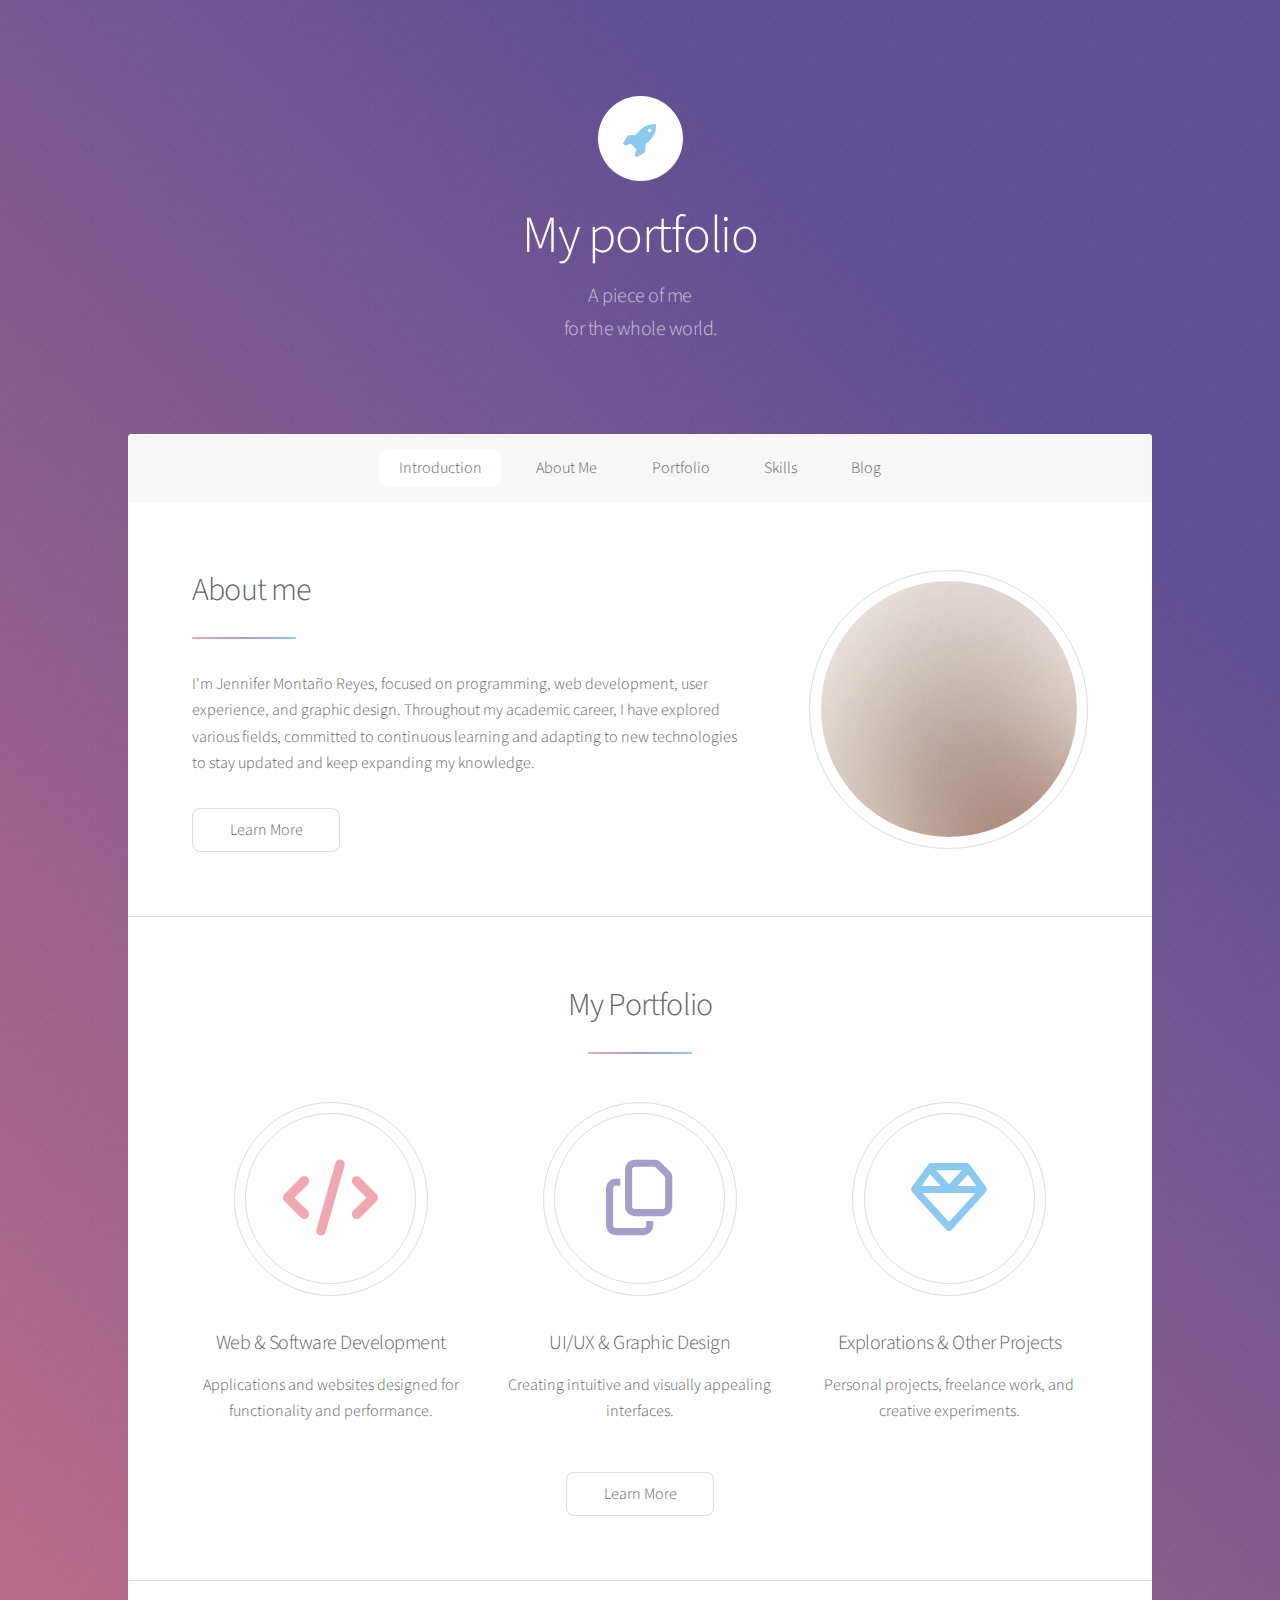
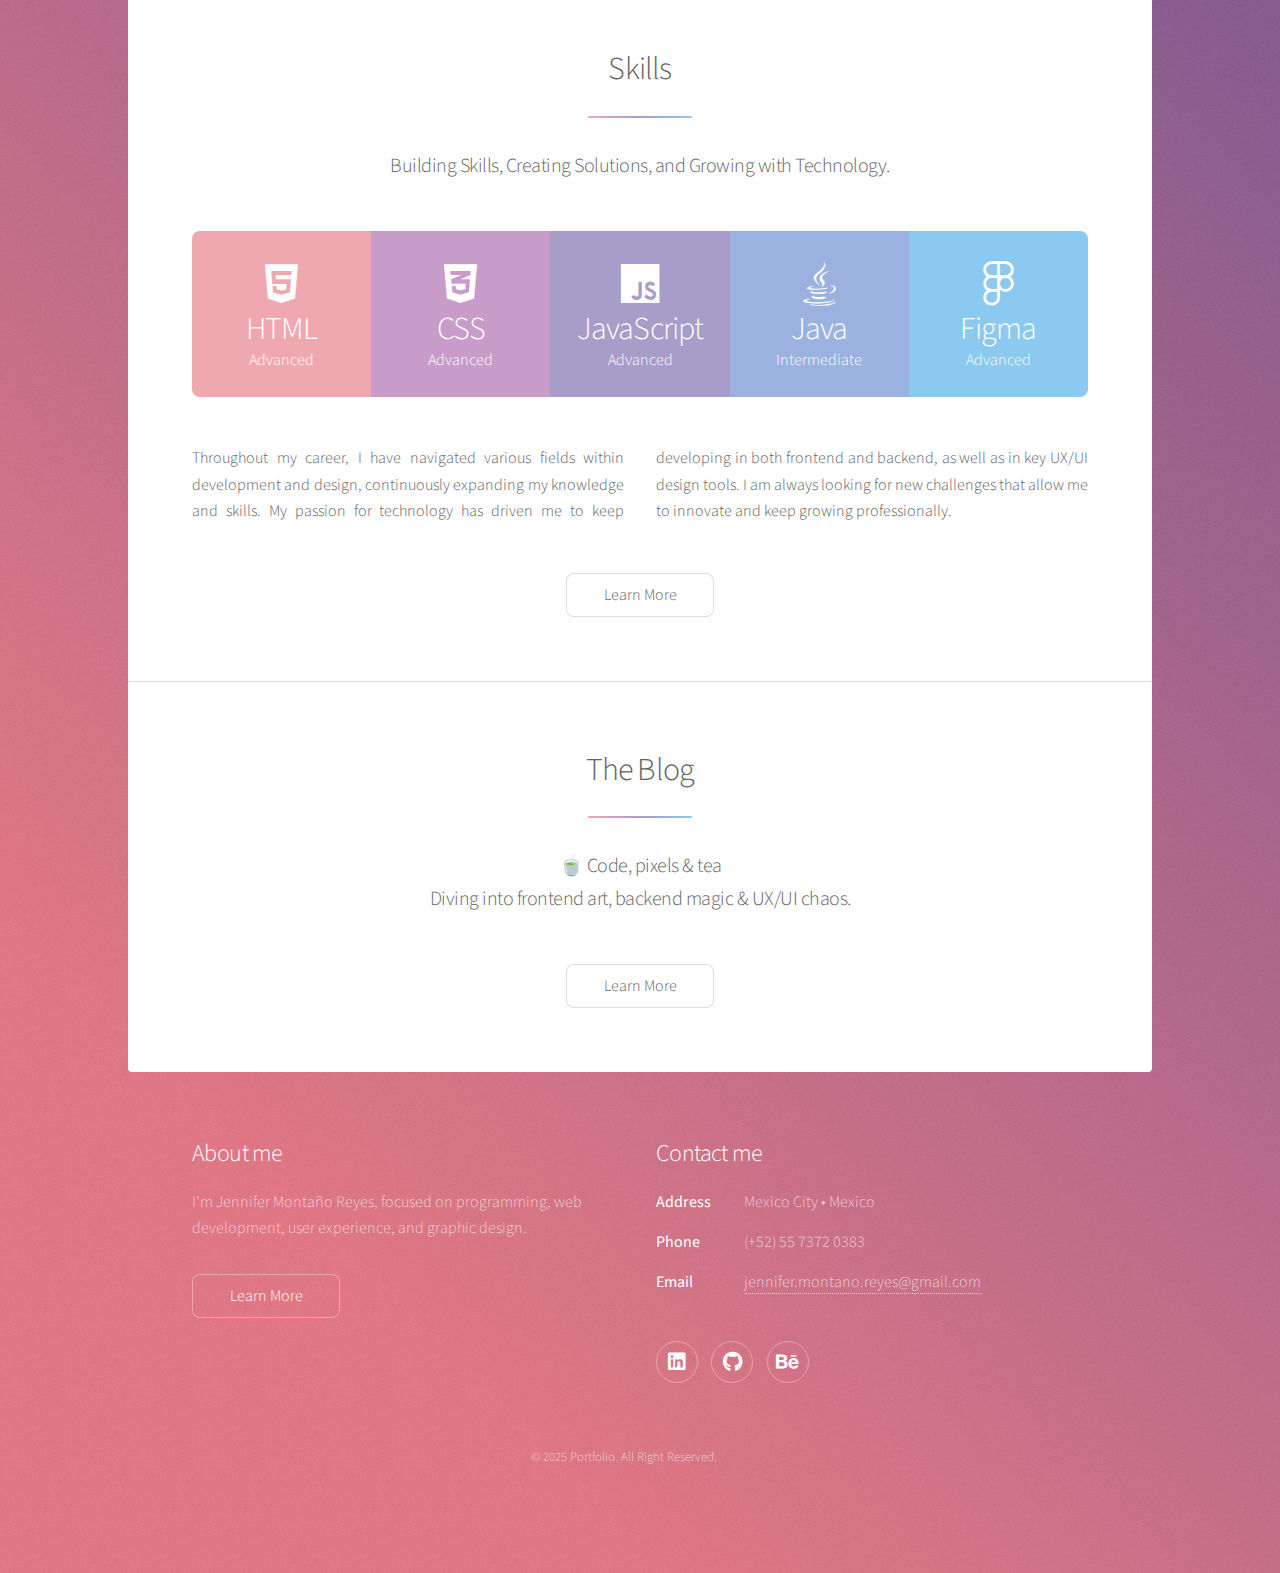
<file: index.html>
<!DOCTYPE html>
<!--
	Stellar by HTML5 UP
	html5up.net | @ajlkn
	Free for personal and commercial use under the CCA 3.0 license (html5up.net/license)
-->
<html>
  <head>
    <title>My Portfolio</title>
    <meta charset="utf-8" />
    <meta
      name="viewport"
      content="width=device-width, initial-scale=1, user-scalable=no"
    />
    <link rel="icon" type="image/x-icon" href="images/loto.ico" />
    <link rel="stylesheet" href="assets/css/main.css" />
    <noscript
      ><link rel="stylesheet" href="assets/css/noscript.css"
    /></noscript>
  </head>
  <body class="is-preload">
    <!-- Wrapper -->
    <div id="wrapper">
      <!-- Header -->
      <header id="header" class="alt">
        <span class="logo"><img src="images/logo.svg" alt="" /></span>
        <h1>My portfolio</h1>
        <p>
          A piece of me<br />
          for the whole world.
        </p>
      </header>

      <!-- Nav -->
      <nav id="nav">
        <ul>
          <li><a href="index.html" class="active">Introduction</a></li>
          <li><a href="#about-me">About Me</a></li>
          <li><a href="#portfolio">Portfolio</a></li>
          <li><a href="#skills">Skills</a></li>
          <li><a href="#blog">Blog</a></li>
        </ul>
      </nav>

      <!-- Main -->
      <div id="main">
        <!-- Introduction -->
        <section id="about-me" class="main">
          <div class="spotlight">
            <div class="content">
              <header class="major">
                <h2>About me</h2>
              </header>
              <p>
                I'm Jennifer Montaño Reyes, focused on programming, web
                development, user experience, and graphic design. Throughout my
                academic career, I have explored various fields, committed to
                continuous learning and adapting to new technologies to stay
                updated and keep expanding my knowledge.
              </p>
              <ul class="actions">
                <li><a href="about-me.html" class="button">Learn More</a></li>
              </ul>
            </div>
            <span class="image"><img src="images/pic01.jpg" alt="" /></span>
          </div>
        </section>

        <!-- First Section -->
        <section id="portfolio" class="main special">
          <header class="major">
            <h2>My Portfolio</h2>
          </header>
          <ul class="features">
            <li>
              <span class="icon solid major style1 fa-code"></span>
              <h3>Web & Software Development</h3>
              <p>
                Applications and websites designed for functionality and
                performance.
              </p>
            </li>
            <li>
              <span class="icon major style3 fa-copy"></span>
              <h3>UI/UX & Graphic Design</h3>
              <p>Creating intuitive and visually appealing interfaces.</p>
            </li>
            <li>
              <span class="icon major style5 fa-gem"></span>
              <h3>Explorations & Other Projects</h3>
              <p>
                Personal projects, freelance work, and creative experiments.
              </p>
            </li>
          </ul>
          <footer class="major">
            <ul class="actions special">
              <li><a href="portfolio.html" class="button">Learn More</a></li>
            </ul>
          </footer>
        </section>

        <!-- Second Section -->
        <section id="skills" class="main special">
          <header class="major">
            <h2>Skills</h2>
            <p>
              Building Skills, Creating Solutions, and Growing with Technology.
            </p>
          </header>
          <ul class="statistics">
            <li class="style1">
              <span class="icon brands fa-html5"></span>
              <strong>HTML</strong> Advanced
            </li>
            <li class="style2">
              <span class="icon brands fa-css3-alt"></span>
              <strong>CSS</strong> Advanced
            </li>
            <li class="style3">
              <span class="icon brands fa-js"></span>
              <strong>JavaScript</strong> Advanced
            </li>
            <li class="style4">
              <span class="icon brands fa-java"></span>
              <strong>Java</strong> Intermediate
            </li>
            <li class="style5">
              <span class="icon brands fa-figma"></span>
              <strong>Figma</strong> Advanced
            </li>
          </ul>
          <p class="content">
            Throughout my career, I have navigated various fields within
            development and design, continuously expanding my knowledge and
            skills. My passion for technology has driven me to keep developing
            in both frontend and backend, as well as in key UX/UI design tools.
            I am always looking for new challenges that allow me to innovate and
            keep growing professionally.
          </p>
          <footer class="major">
            <ul class="actions special">
              <li><a href="skills.html" class="button">Learn More</a></li>
            </ul>
          </footer>
        </section>

        <!-- Get Started -->
        <section id="blog" class="main special">
          <header class="major">
            <h2>The Blog</h2>
            <p>
              🍵 Code, pixels & tea<br />
              Diving into frontend art, backend magic & UX/UI chaos.
            </p>
          </header>
          <footer class="major">
            <ul class="actions special">
              <li><a href="blog.html" class="button">Learn More</a></li>
            </ul>
          </footer>
        </section>
      </div>

      <!-- Footer -->
      <footer id="footer">
        <section>
          <h2>About me</h2>
          <p>
            I'm Jennifer Montaño Reyes, focused on programming, web development,
            user experience, and graphic design.
          </p>
          <ul class="actions">
            <li><a href="about-me.html" class="button">Learn More</a></li>
          </ul>
        </section>
        <section>
          <h2>Contact me</h2>
          <dl class="alt">
            <dt>Address</dt>
            <dd>Mexico City &bull; Mexico</dd>
            <dt>Phone</dt>
            <dd>(+52) 55 7372 0383</dd>
            <dt>Email</dt>
            <dd>
              <a href="mailto:jennifer.montano.reyes@gmail.com"
                >jennifer.montano.reyes@gmail.com</a
              >
            </dd>
          </dl>
          <ul class="icons">
            <li>
              <a
                href="https://www.linkedin.com/in/jennymonrey/"
                class="icon brands fa-linkedin alt"
                ><span class="label">LinkedIn</span></a
              >
            </li>
            <li>
              <a
                href="https://github.com/Jennymph"
                class="icon brands fa-github alt"
                ><span class="label">GitHub</span></a
              >
            </li>
            <li>
              <a
                href="https://www.behance.net/jennifermontao2"
                class="icon brands fa-behance alt"
                ><span class="label">Behance</span></a
              >
            </li>
          </ul>
        </section>
        <p class="copyright">&copy; 2025 Portfolio. All Right Reserved.</p>
      </footer>
    </div>

    <!-- Scripts -->
    <script src="assets/js/jquery.min.js"></script>
    <script src="assets/js/jquery.scrollex.min.js"></script>
    <script src="assets/js/jquery.scrolly.min.js"></script>
    <script src="assets/js/browser.min.js"></script>
    <script src="assets/js/breakpoints.min.js"></script>
    <script src="assets/js/util.js"></script>
    <script src="assets/js/main.js"></script>
  </body>
</html>
</file>
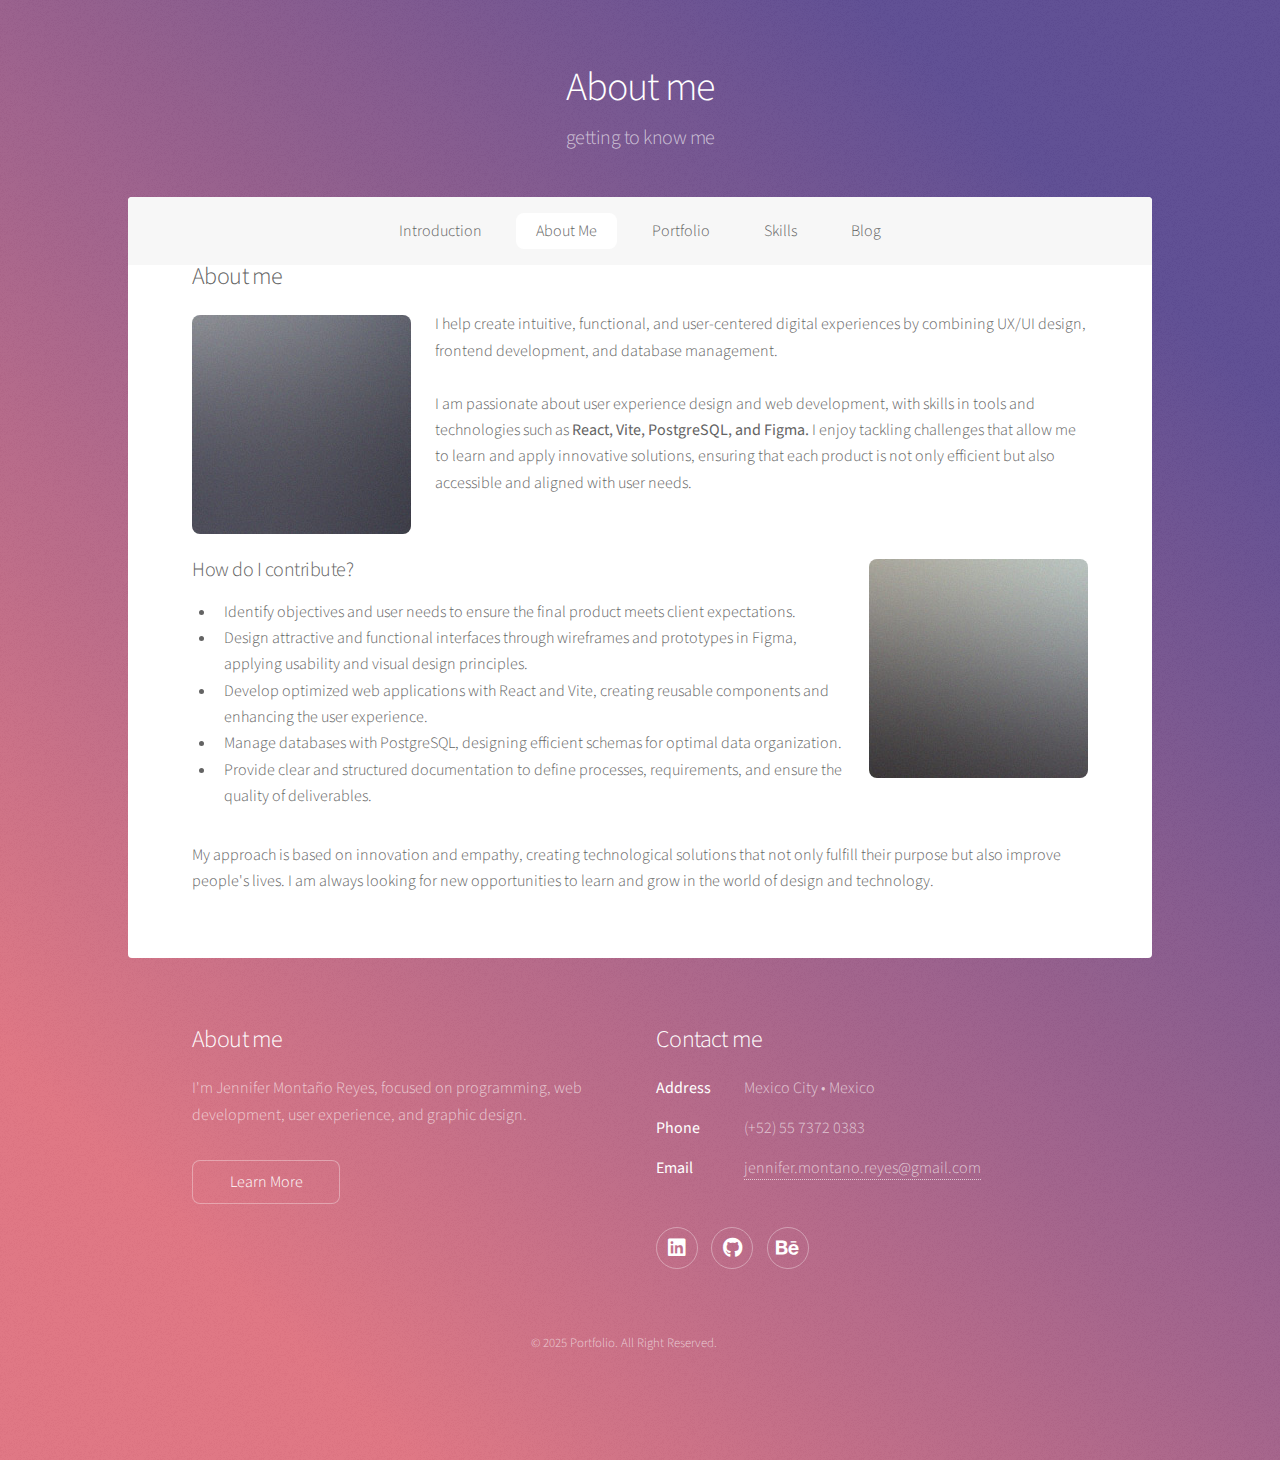
<file: about-me.html>
<!DOCTYPE html>
<!--
	Stellar by HTML5 UP
	html5up.net | @ajlkn
	Free for personal and commercial use under the CCA 3.0 license (html5up.net/license)
-->
<html>
  <head>
    <title>About me</title>
    <meta charset="utf-8" />
    <meta
      name="viewport"
      content="width=device-width, initial-scale=1, user-scalable=no"
    />
    <link rel="icon" type="image/x-icon" href="images/loto.ico" />
    <link rel="stylesheet" href="assets/css/main.css" />
    <noscript
      ><link rel="stylesheet" href="assets/css/noscript.css"
    /></noscript>
  </head>
  <body class="is-preload">
    <!-- Wrapper -->
    <div id="wrapper">
      <!-- Header -->
      <header id="header">
        <h1>About me</h1>
        <p>getting to know me</p>
      </header>
      <!-- Nav -->
      <nav id="nav">
        <ul>
          <li><a href="index.html" class="active">Introduction</a></li>
          <li><a href="#content">About Me</a></li>
          <li><a href="portfolio.html">Portfolio</a></li>
          <li><a href="skills.html">Skills</a></li>
          <li><a href="blog.html">Blog</a></li>
        </ul>
      </nav>
      <!-- Main -->
      <div id="main">
        <!-- Content -->
        <section id="content" class="main" style="margin-top: -70px;">
          <h2>About me</h2>
          <p>
            <span class="image left"><img src="images/pic05.jpg" alt="" /></span
            >I help create intuitive, functional, and user-centered digital
            experiences by combining UX/UI design, frontend development, and
            database management. <br /><br />I am passionate about user experience design
            and web development, with skills in tools and technologies such as
            <strong>React, Vite, PostgreSQL, and Figma.</strong> I enjoy tackling challenges that
            allow me to learn and apply innovative solutions, ensuring that each
            product is not only efficient but also accessible and aligned with
            user needs.<br /><br />
          </p>
          <p>
            <span class="image right"
              ><img src="images/pic06.jpg" alt="" /></span
            >	<h3>How do I contribute?</h3>
										<div class="row">
												<ul>
													<li>Identify objectives and user needs to ensure the final product meets client expectations.</li>
													<li>Design attractive and functional interfaces through wireframes and prototypes in Figma, applying usability and visual design principles.</li>
													<li>Develop optimized web applications with React and Vite, creating reusable components and enhancing the user experience.</li>
													<li>Manage databases with PostgreSQL, designing efficient schemas for optimal data organization.</li>
                          <li>Provide clear and structured documentation to define processes, requirements, and ensure the quality of deliverables.</li>
												</ul>
										</div>
                    My approach is based on innovation and empathy, creating technological solutions that not only fulfill their purpose but also improve people's lives. I am always looking for new opportunities to learn and grow in the world of design and technology. 
												
											
          </p>
        </section>
      </div>

      <!-- Footer -->
      <footer id="footer">
        <section>
          <h2>About me</h2>
          <p>
            I'm Jennifer Montaño Reyes, focused on programming, web development,
            user experience, and graphic design.
          </p>
          <ul class="actions">
            <li><a href="#content" class="button">Learn More</a></li>
          </ul>
        </section>
        <section>
          <h2>Contact me</h2>
          <dl class="alt">
            <dt>Address</dt>
            <dd>Mexico City &bull; Mexico</dd>
            <dt>Phone</dt>
            <dd>(+52) 55 7372 0383</dd>
            <dt>Email</dt>
            <dd>
              <a href="mailto:jennifer.montano.reyes@gmail.com"
                >jennifer.montano.reyes@gmail.com</a
              >
            </dd>
          </dl>
          <ul class="icons">
            <li>
              <a
                href="https://www.linkedin.com/in/jennymonrey/"
                class="icon brands fa-linkedin alt"
                ><span class="label">LinkedIn</span></a
              >
            </li>
            <li>
              <a
                href="https://github.com/Jennymph"
                class="icon brands fa-github alt"
                ><span class="label">GitHub</span></a
              >
            </li>
            <li>
              <a
                href="https://www.behance.net/jennifermontao2"
                class="icon brands fa-behance alt"
                ><span class="label">Behance</span></a
              >
            </li>
          </ul>
        </section>
        <p class="copyright">
           &copy; 2025 Portfolio. All Right Reserved.
        </p>
      </footer>
    </div>

    <!-- Scripts -->
    <script src="assets/js/jquery.min.js"></script>
    <script src="assets/js/jquery.scrollex.min.js"></script>
    <script src="assets/js/jquery.scrolly.min.js"></script>
    <script src="assets/js/browser.min.js"></script>
    <script src="assets/js/breakpoints.min.js"></script>
    <script src="assets/js/util.js"></script>
    <script src="assets/js/main.js"></script>
  </body>
</html>
</file>
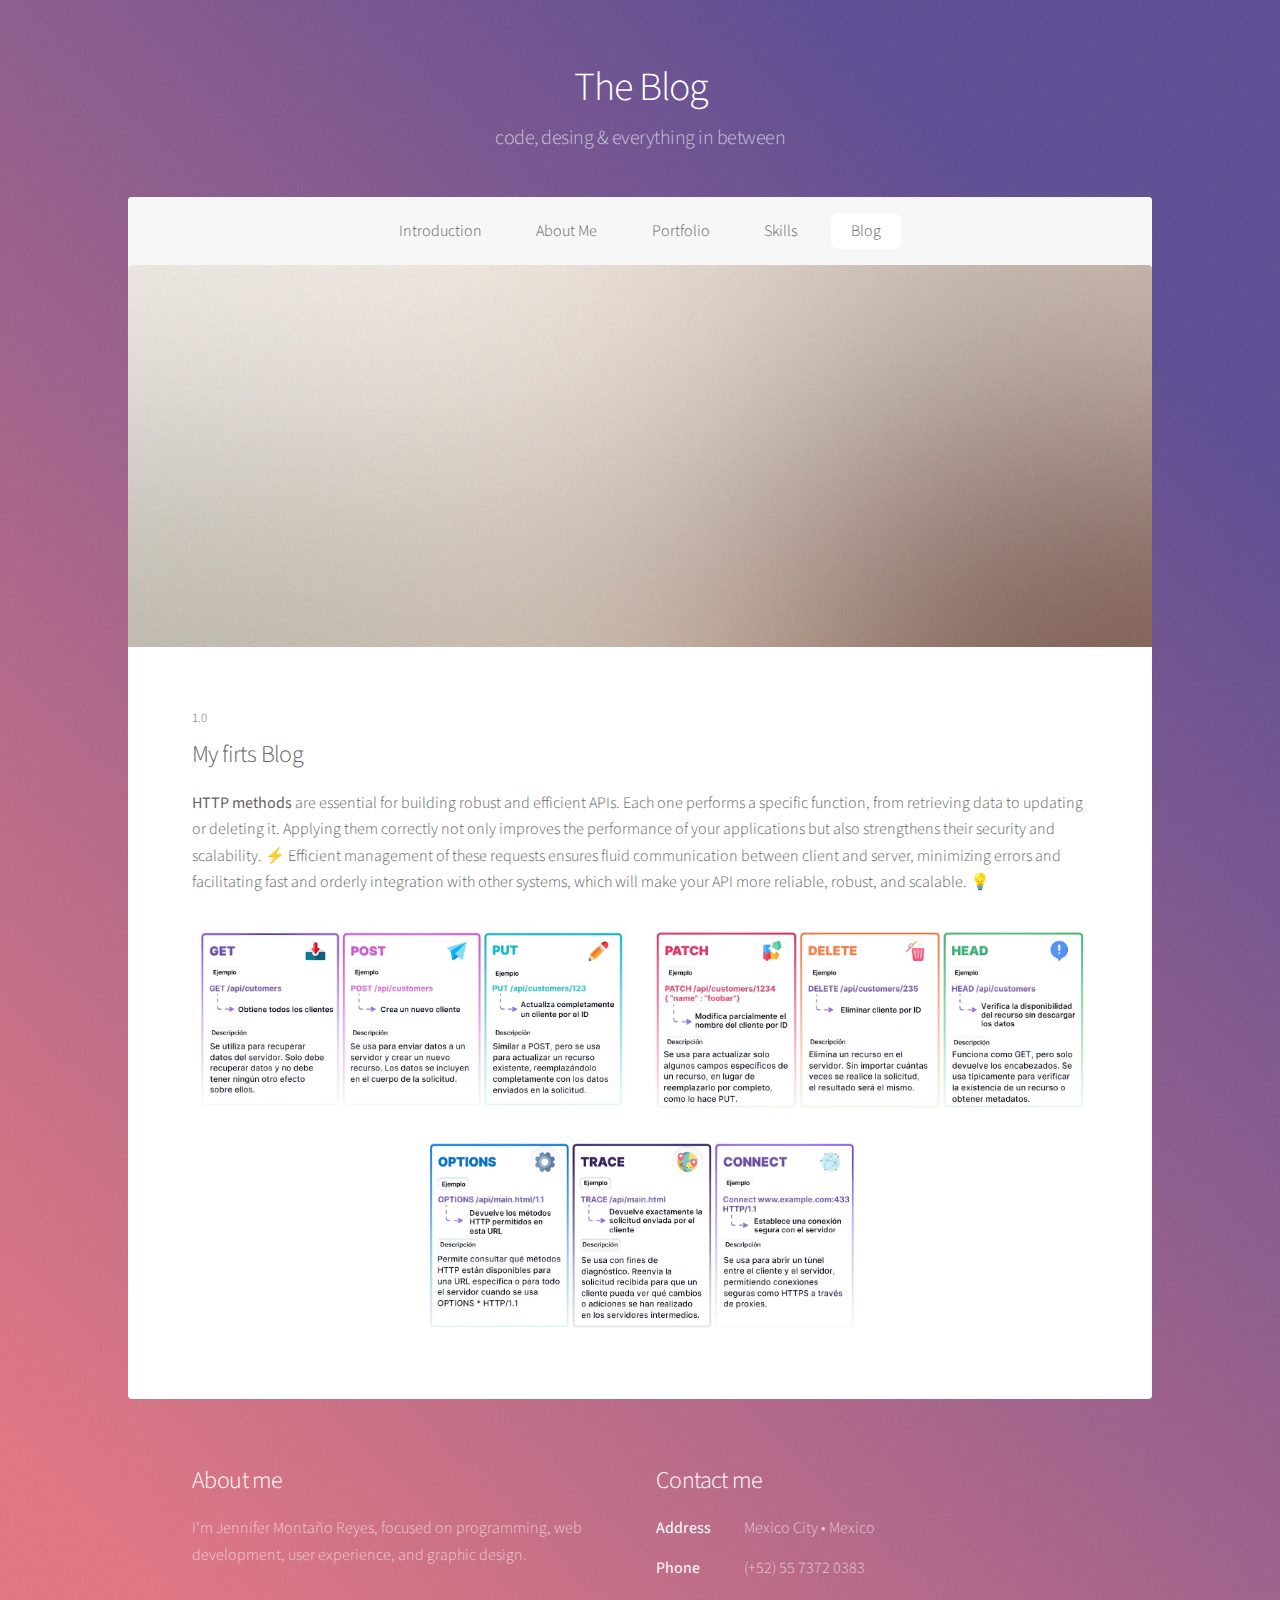
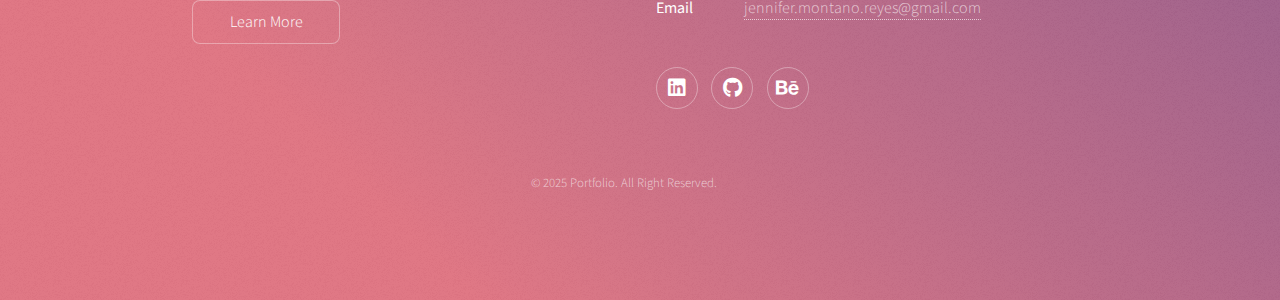
<file: blog.html>
<!DOCTYPE html>
<!--
	Stellar by HTML5 UP
	html5up.net | @ajlkn
	Free for personal and commercial use under the CCA 3.0 license (html5up.net/license)
-->
<html>
  <head>
    <title>The Blog</title>
    <meta charset="utf-8" />
    <meta
      name="viewport"
      content="width=device-width, initial-scale=1, user-scalable=no"
    />
    <link rel="icon" type="image/x-icon" href="images/loto.ico" />
    <link rel="stylesheet" href="assets/css/main.css" />
    <noscript
      ><link rel="stylesheet" href="assets/css/noscript.css"
    /></noscript>
  </head>
  <body class="is-preload">
    <!-- Wrapper -->
    <div id="wrapper">
      <!-- Header -->
      <header id="header">
        <h1>The Blog</h1>
        <p>code, desing & everything in between</p>
      </header>
      <!-- Nav -->
      <nav id="nav">
        <ul>
          <li><a href="index.html" class="active">Introduction</a></li>
          <li><a href="about-me.html">About Me</a></li>
          <li><a href="portfolio.html">Portfolio</a></li>
          <li><a href="skills.html">Skills</a></li>
          <li><a href="#content">Blog</a></li>
        </ul>
      </nav>
      <!-- Main -->
      <div id="main">
        <!-- Content -->
        <section id="content" class="main">
          <span class="image main"><img src="images/pic04.jpg" alt="" /></span>
          <sup>1.0</sup>
          <h2>My firts Blog</h2>
          <p>
            <strong>HTTP methods</strong> are essential for building robust and
            efficient APIs. Each one performs a specific function, from
            retrieving data to updating or deleting it. Applying them correctly
            not only improves the performance of your applications but also
            strengthens their security and scalability. ⚡ Efficient management
            of these requests ensures fluid communication between client and
            server, minimizing errors and facilitating fast and orderly
            integration with other systems, which will make your API more
            reliable, robust, and scalable. 💡
          </p>
          <div class="box alt">
            <div class="row gtr-uniform">
              <div class="col-6">
                <span class="image fit"
                  ><img src="images/pic08.png" alt=""
                /></span>
              </div>
              <div class="col-6">
                <span class="image fit"
                  ><img src="images/pic09.png" alt=""
                /></span>
              </div>
              <div class="col-6" style="margin: auto">
                <span class="image fit"
                  ><img src="images/pic10.png" alt=""
                /></span>
              </div>
            </div>
          </div>
        </section>
      </div>

      <!-- Footer -->
      <footer id="footer">
        <section>
          <h2>About me</h2>
          <p>
            I'm Jennifer Montaño Reyes, focused on programming, web development,
            user experience, and graphic design.
          </p>
          <ul class="actions">
            <li><a href="about-me.html" class="button">Learn More</a></li>
          </ul>
        </section>
        <section>
          <h2>Contact me</h2>
          <dl class="alt">
            <dt>Address</dt>
            <dd>Mexico City &bull; Mexico</dd>
            <dt>Phone</dt>
            <dd>(+52) 55 7372 0383</dd>
            <dt>Email</dt>
            <dd>
              <a href="mailto:jennifer.montano.reyes@gmail.com"
                >jennifer.montano.reyes@gmail.com</a
              >
            </dd>
          </dl>
          <ul class="icons">
            <li>
              <a
                href="https://www.linkedin.com/in/jennymonrey/"
                class="icon brands fa-linkedin alt"
                ><span class="label">LinkedIn</span></a
              >
            </li>
            <li>
              <a
                href="https://github.com/Jennymph"
                class="icon brands fa-github alt"
                ><span class="label">GitHub</span></a
              >
            </li>
            <li>
              <a
                href="https://www.behance.net/jennifermontao2"
                class="icon brands fa-behance alt"
                ><span class="label">Behance</span></a
              >
            </li>
          </ul>
        </section>
        <p class="copyright">&copy; 2025 Portfolio. All Right Reserved.</p>
      </footer>
    </div>

    <!-- Scripts -->
    <script src="assets/js/jquery.min.js"></script>
    <script src="assets/js/jquery.scrollex.min.js"></script>
    <script src="assets/js/jquery.scrolly.min.js"></script>
    <script src="assets/js/browser.min.js"></script>
    <script src="assets/js/breakpoints.min.js"></script>
    <script src="assets/js/util.js"></script>
    <script src="assets/js/main.js"></script>
  </body>
</html>
</file>
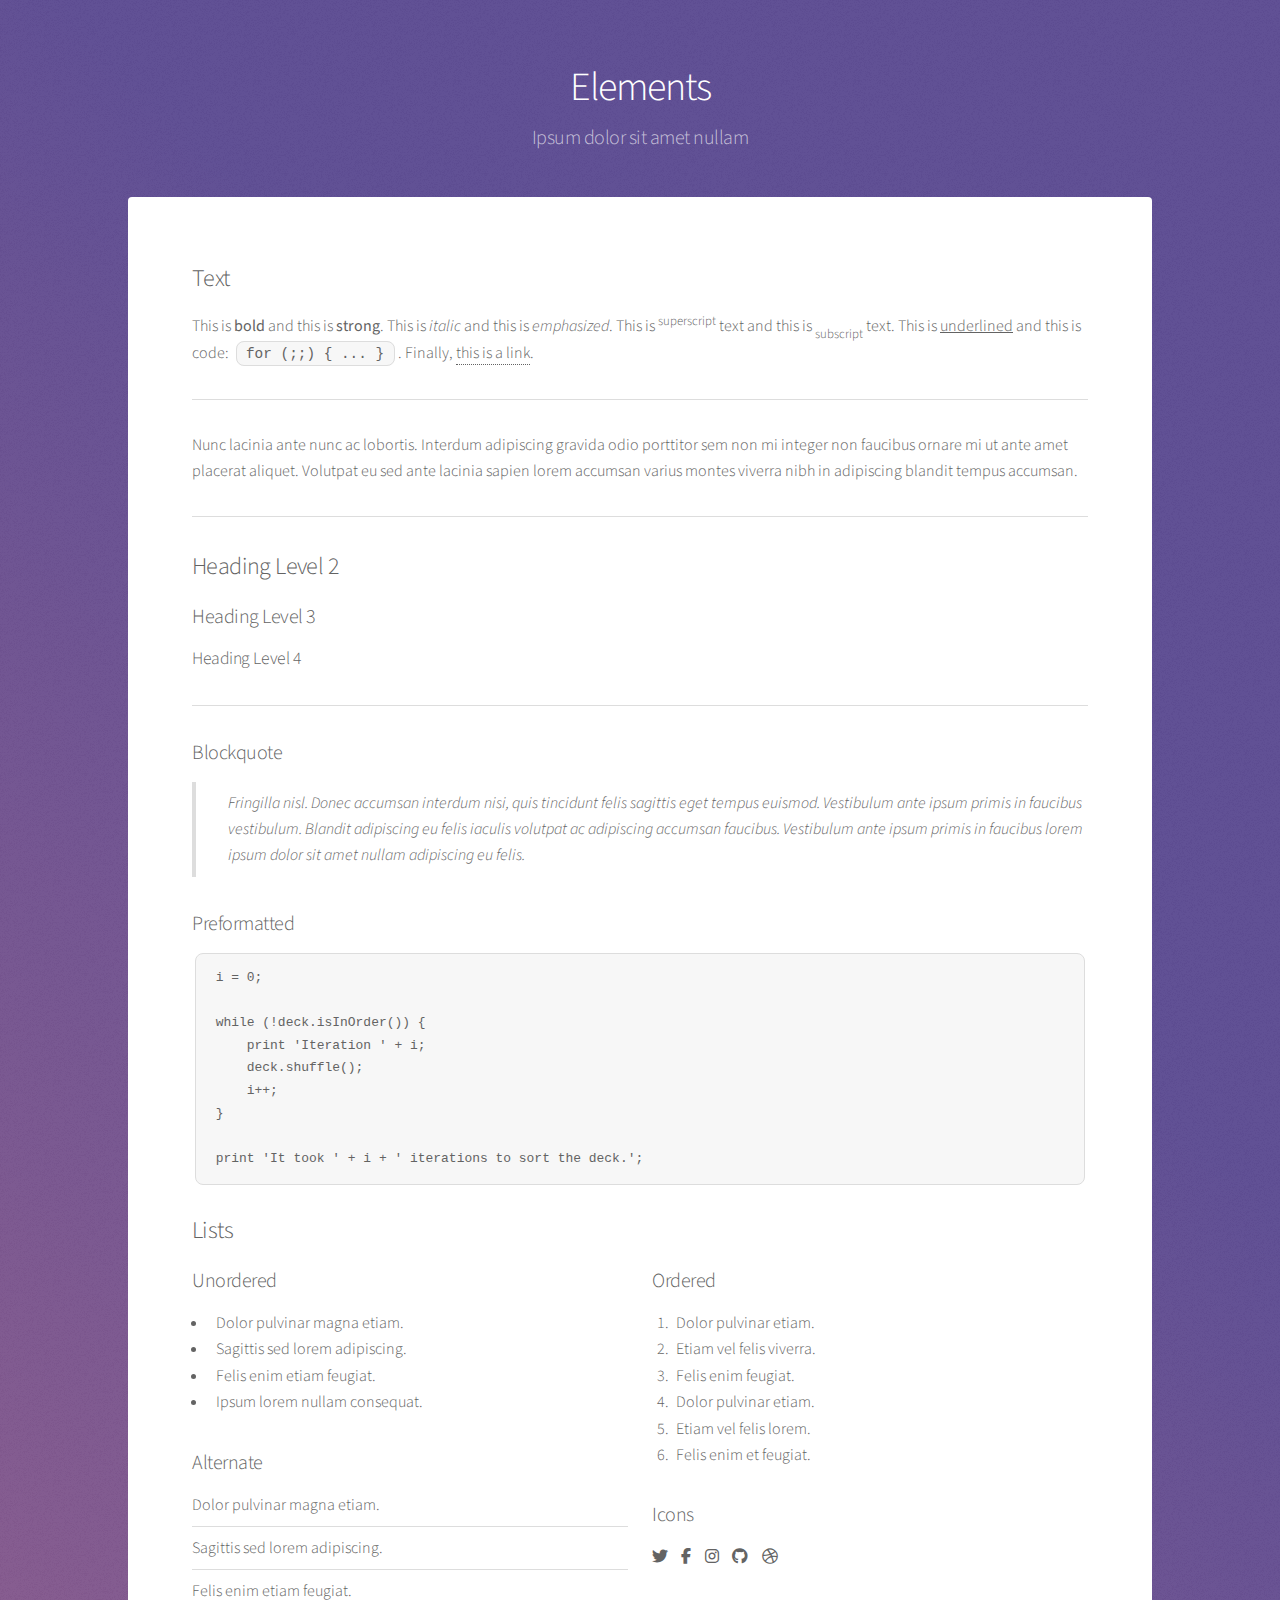
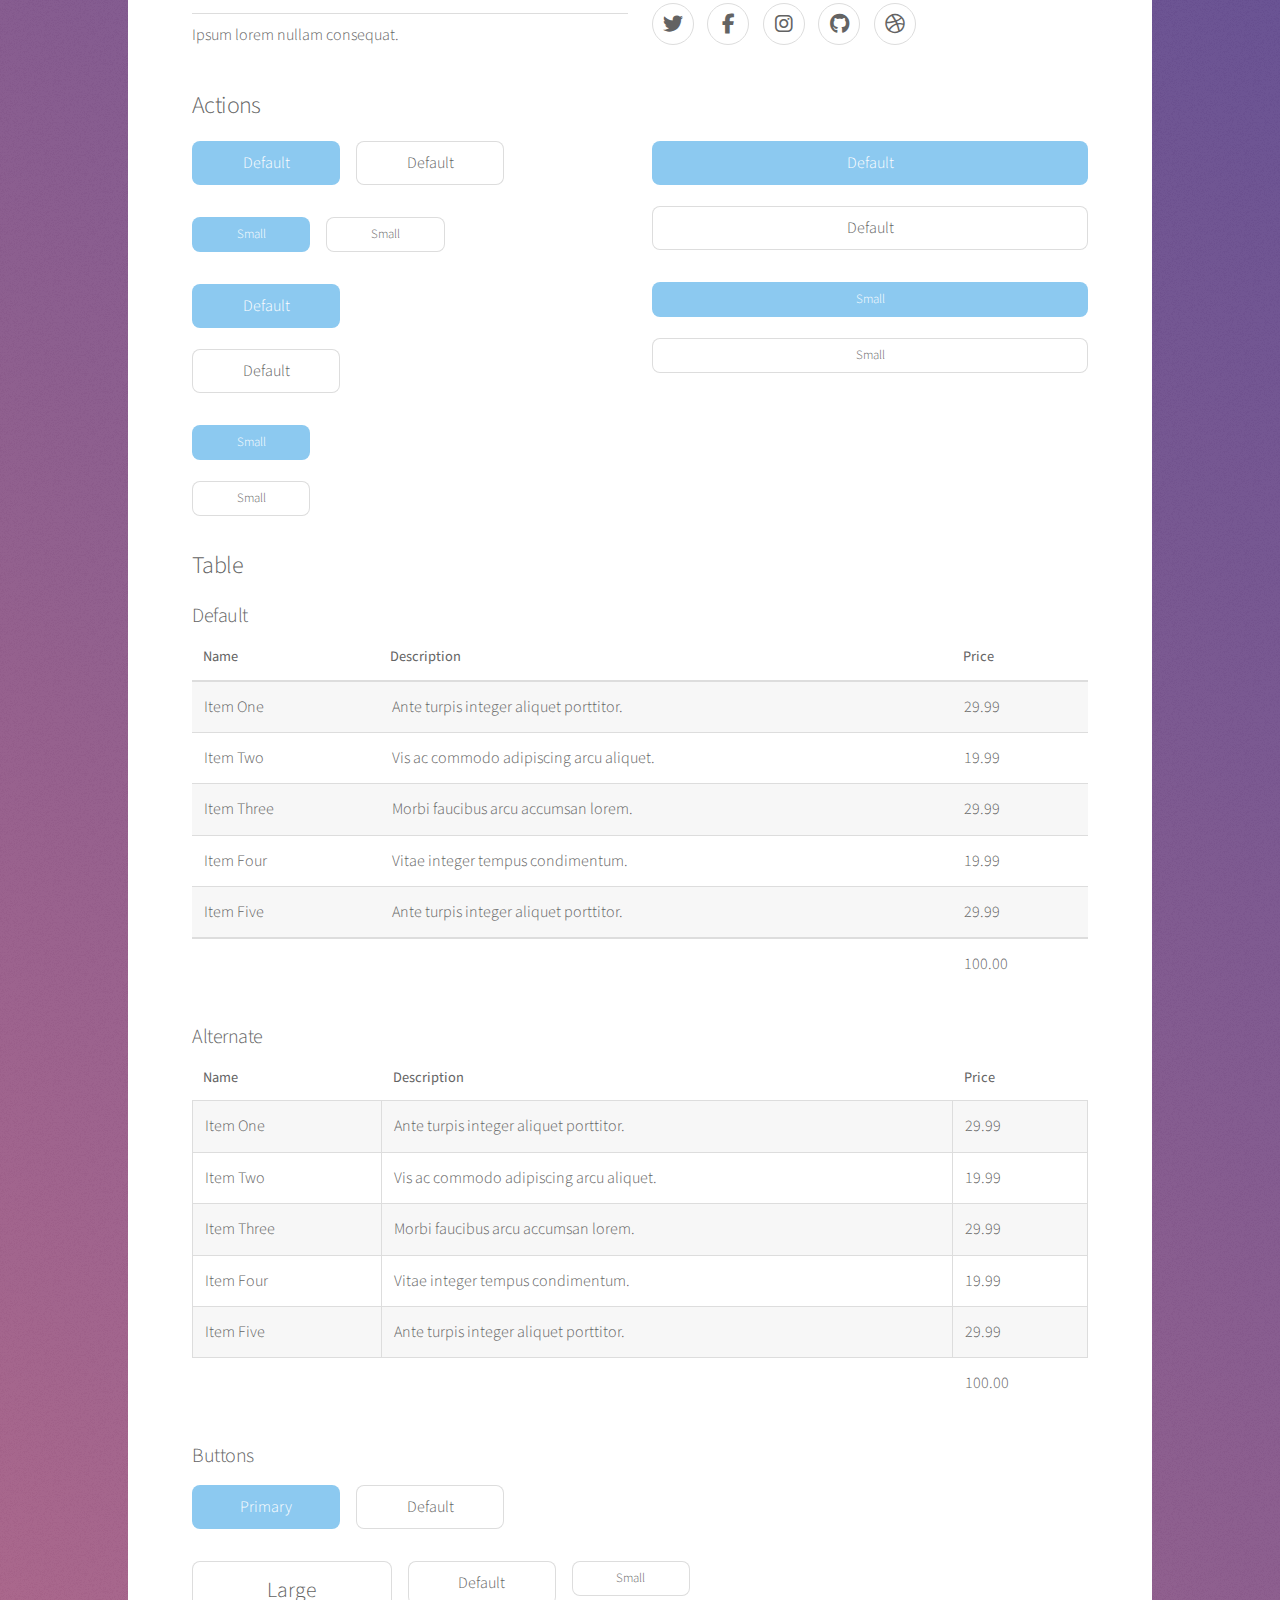
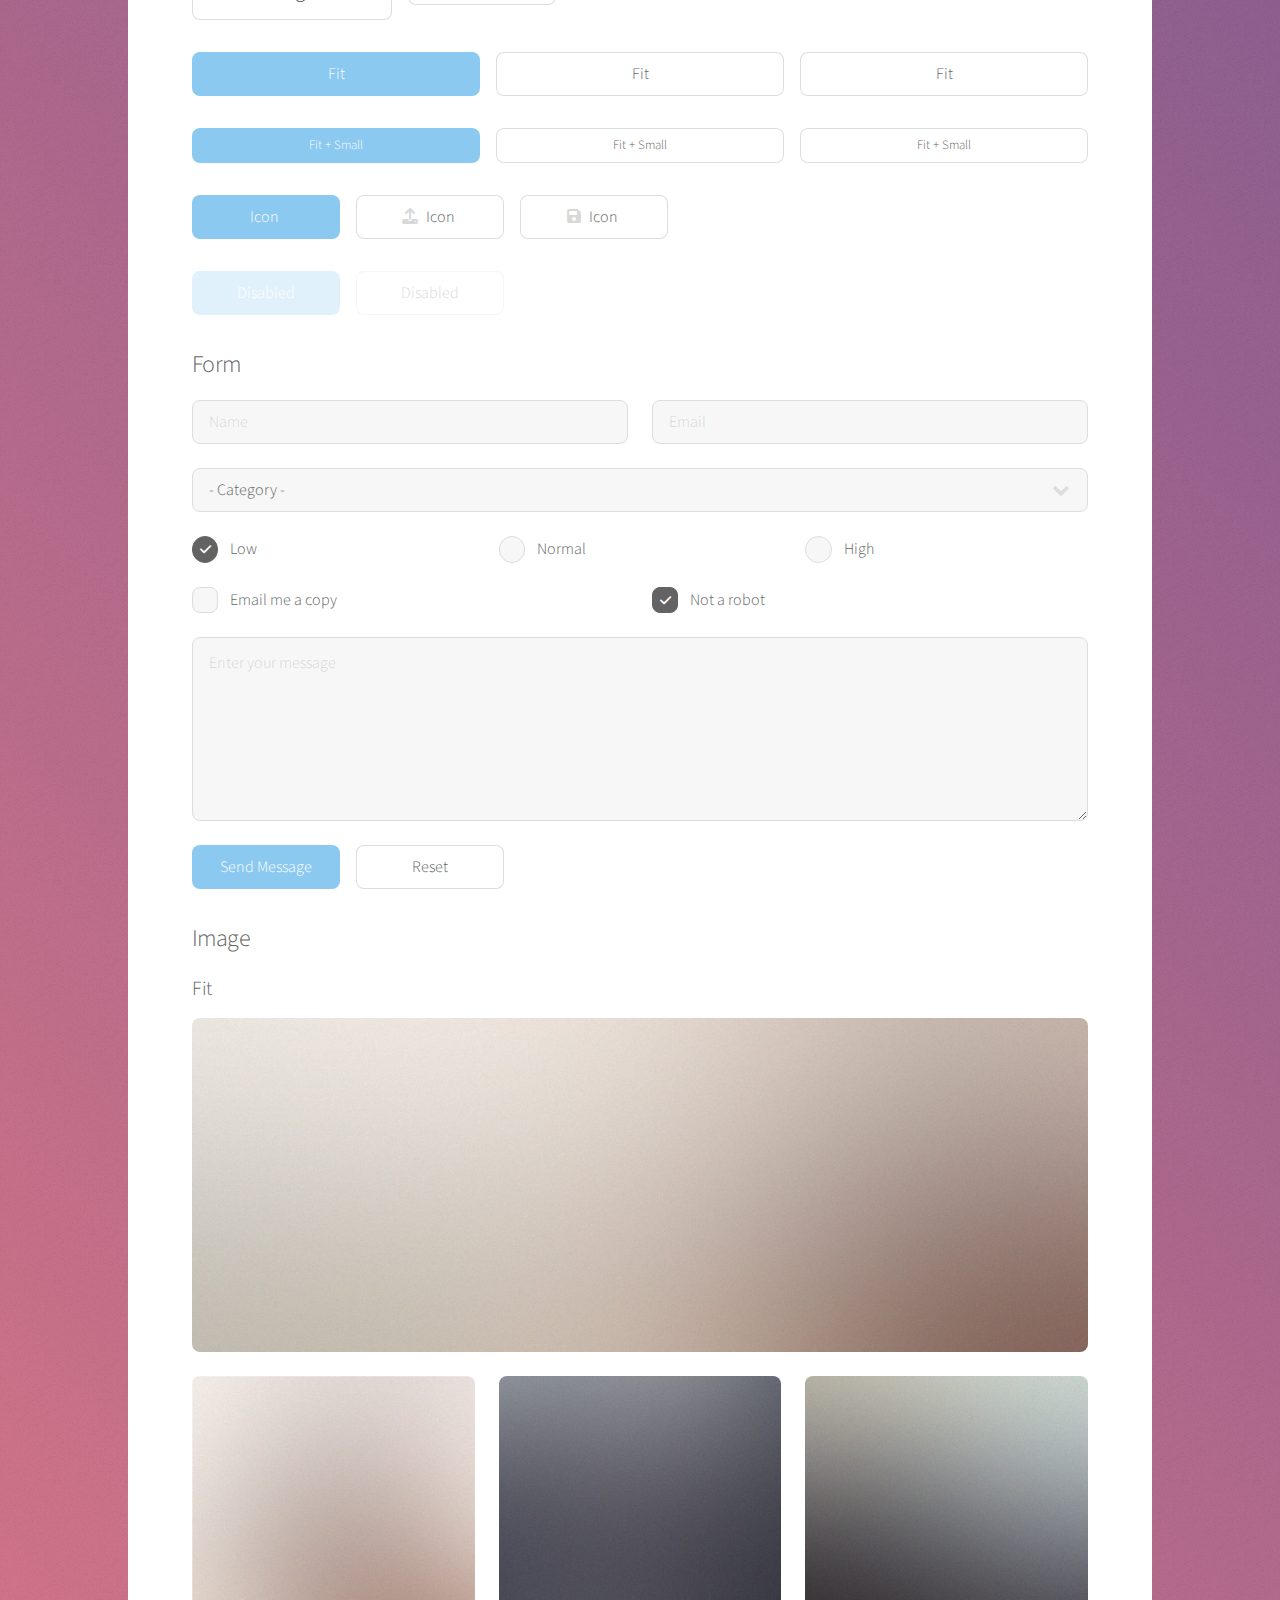
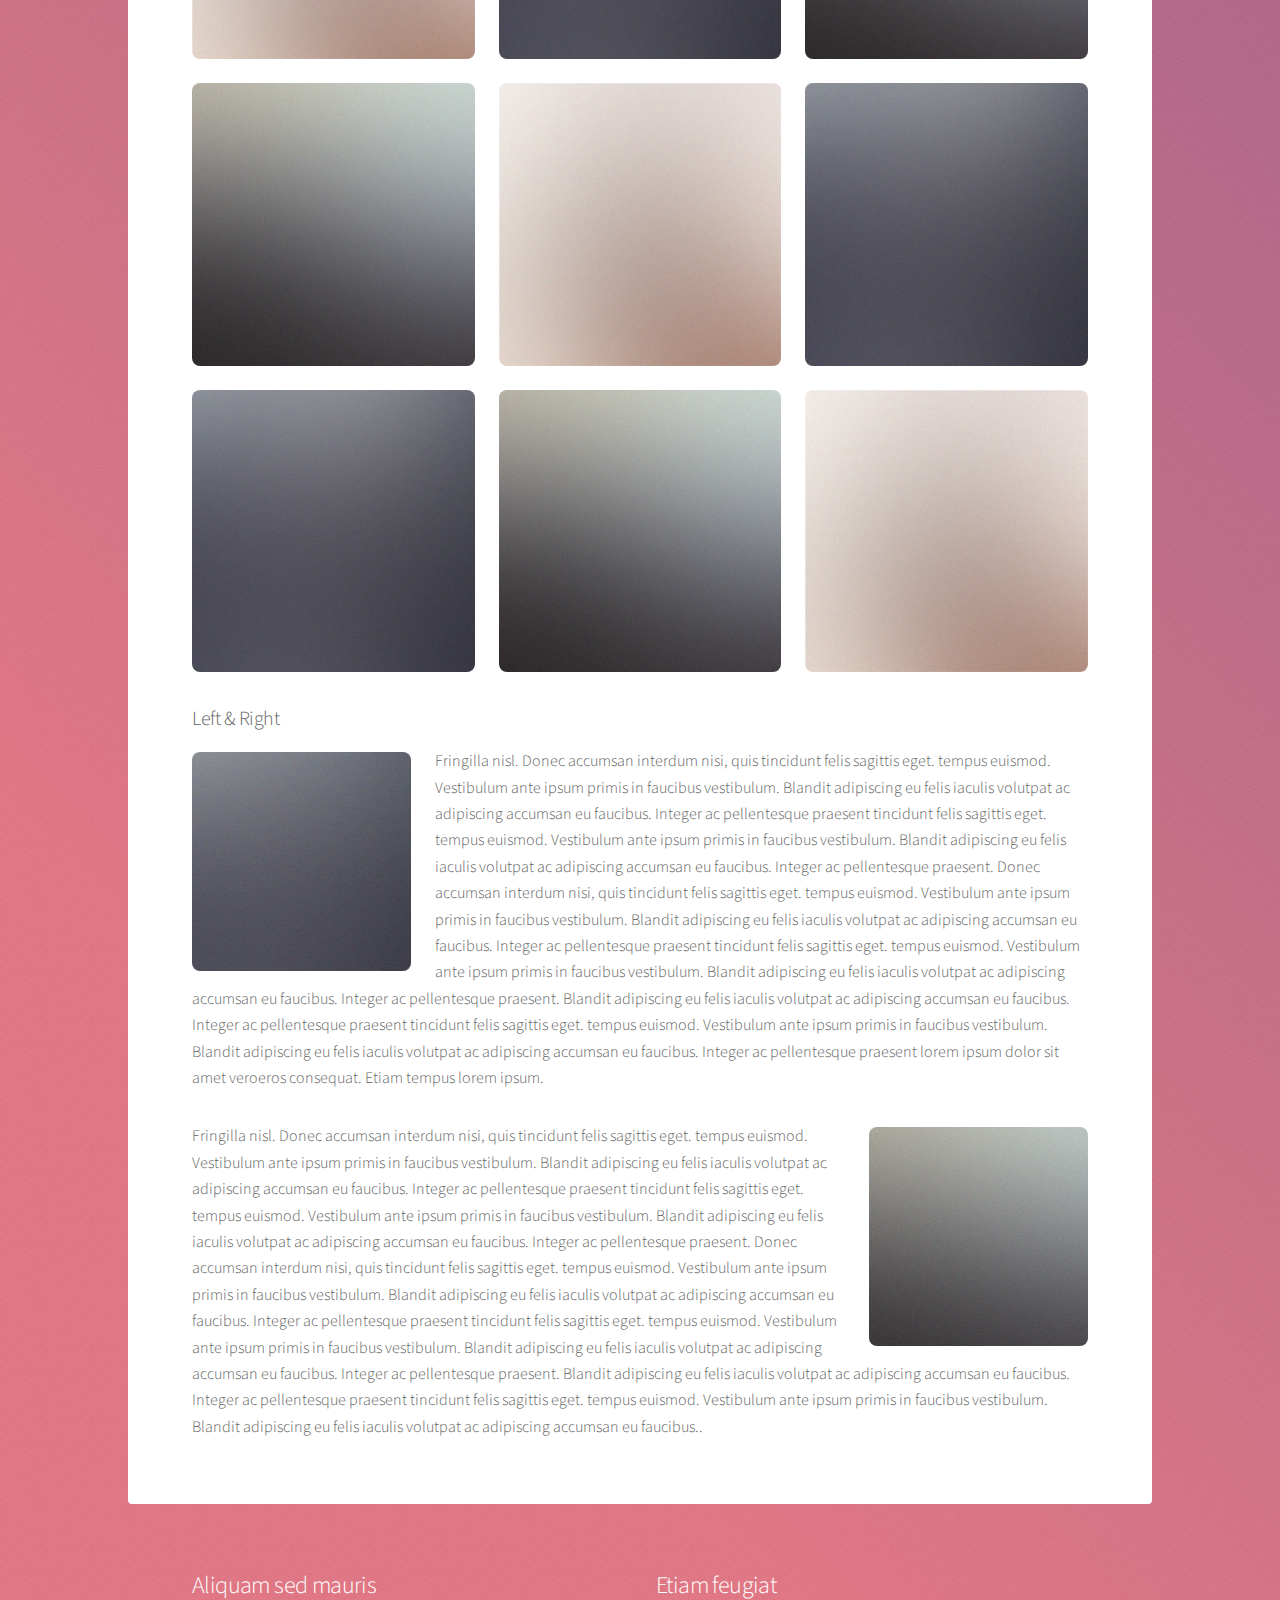
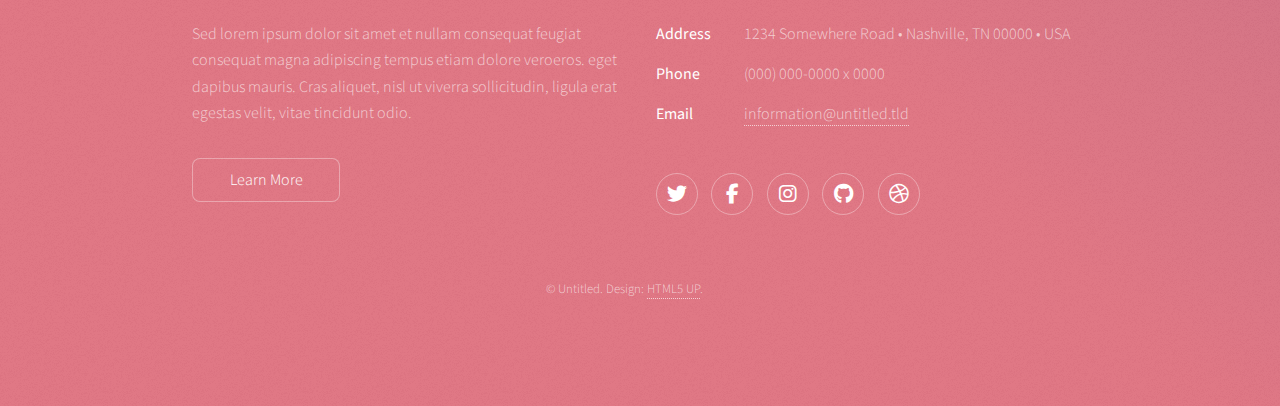
<file: elements.html>
<!DOCTYPE HTML>
<!--
	Stellar by HTML5 UP
	html5up.net | @ajlkn
	Free for personal and commercial use under the CCA 3.0 license (html5up.net/license)
-->
<html>
	<head>
		<title>Elements - Stellar by HTML5 UP</title>
		<meta charset="utf-8" />
		<meta name="viewport" content="width=device-width, initial-scale=1, user-scalable=no" />
		<link rel="stylesheet" href="assets/css/main.css" />
		<noscript><link rel="stylesheet" href="assets/css/noscript.css" /></noscript>
	</head>
	<body class="is-preload">

		<!-- Wrapper -->
			<div id="wrapper">

				<!-- Header -->
					<header id="header">
						<h1>Elements</h1>
						<p>Ipsum dolor sit amet nullam</p>
					</header>

				<!-- Main -->
					<div id="main">

						<!-- Content -->
							<section id="content" class="main">

								<!-- Text -->
									<section>
										<h2>Text</h2>
										<p>This is <b>bold</b> and this is <strong>strong</strong>. This is <i>italic</i> and this is <em>emphasized</em>.
										This is <sup>superscript</sup> text and this is <sub>subscript</sub> text.
										This is <u>underlined</u> and this is code: <code>for (;;) { ... }</code>. Finally, <a href="#">this is a link</a>.</p>
										<hr />
										<p>Nunc lacinia ante nunc ac lobortis. Interdum adipiscing gravida odio porttitor sem non mi integer non faucibus ornare mi ut ante amet placerat aliquet. Volutpat eu sed ante lacinia sapien lorem accumsan varius montes viverra nibh in adipiscing blandit tempus accumsan.</p>
										<hr />
										<h2>Heading Level 2</h2>
										<h3>Heading Level 3</h3>
										<h4>Heading Level 4</h4>
										<hr />
										<h3>Blockquote</h3>
										<blockquote>Fringilla nisl. Donec accumsan interdum nisi, quis tincidunt felis sagittis eget tempus euismod. Vestibulum ante ipsum primis in faucibus vestibulum. Blandit adipiscing eu felis iaculis volutpat ac adipiscing accumsan faucibus. Vestibulum ante ipsum primis in faucibus lorem ipsum dolor sit amet nullam adipiscing eu felis.</blockquote>
										<h3>Preformatted</h3>
										<pre><code>i = 0;

while (!deck.isInOrder()) {
    print 'Iteration ' + i;
    deck.shuffle();
    i++;
}

print 'It took ' + i + ' iterations to sort the deck.';</code></pre>
									</section>

								<!-- Lists -->
									<section>
										<h2>Lists</h2>
										<div class="row">
											<div class="col-6 col-12-medium">
												<h3>Unordered</h3>
												<ul>
													<li>Dolor pulvinar magna etiam.</li>
													<li>Sagittis sed lorem adipiscing.</li>
													<li>Felis enim etiam feugiat.</li>
													<li>Ipsum lorem nullam consequat.</li>
												</ul>
												<h3>Alternate</h3>
												<ul class="alt">
													<li>Dolor pulvinar magna etiam.</li>
													<li>Sagittis sed lorem adipiscing.</li>
													<li>Felis enim etiam feugiat.</li>
													<li>Ipsum lorem nullam consequat.</li>
												</ul>
											</div>
											<div class="col-6 col-12-medium">
												<h3>Ordered</h3>
												<ol>
													<li>Dolor pulvinar etiam.</li>
													<li>Etiam vel felis viverra.</li>
													<li>Felis enim feugiat.</li>
													<li>Dolor pulvinar etiam.</li>
													<li>Etiam vel felis lorem.</li>
													<li>Felis enim et feugiat.</li>
												</ol>
												<h3>Icons</h3>
												<ul class="icons">
													<li><a href="#" class="icon brands fa-twitter"><span class="label">Twitter</span></a></li>
													<li><a href="#" class="icon brands fa-facebook-f"><span class="label">Facebook</span></a></li>
													<li><a href="#" class="icon brands fa-instagram"><span class="label">Instagram</span></a></li>
													<li><a href="#" class="icon brands fa-github"><span class="label">GitHub</span></a></li>
													<li><a href="#" class="icon brands fa-dribbble"><span class="label">Dribbble</span></a></li>
												</ul>
												<ul class="icons">
													<li><a href="#" class="icon brands alt fa-twitter"><span class="label">Twitter</span></a></li>
													<li><a href="#" class="icon brands alt fa-facebook-f"><span class="label">Facebook</span></a></li>
													<li><a href="#" class="icon brands alt fa-instagram"><span class="label">Instagram</span></a></li>
													<li><a href="#" class="icon brands alt fa-github"><span class="label">GitHub</span></a></li>
													<li><a href="#" class="icon brands alt fa-dribbble"><span class="label">Dribbble</span></a></li>
												</ul>
											</div>
										</div>
										<h2>Actions</h2>
										<div class="row">
											<div class="col-6 col-12-medium">
												<ul class="actions">
													<li><a href="#" class="button primary">Default</a></li>
													<li><a href="#" class="button">Default</a></li>
												</ul>
												<ul class="actions small">
													<li><a href="#" class="button primary small">Small</a></li>
													<li><a href="#" class="button small">Small</a></li>
												</ul>
												<ul class="actions stacked">
													<li><a href="#" class="button primary">Default</a></li>
													<li><a href="#" class="button">Default</a></li>
												</ul>
												<ul class="actions stacked">
													<li><a href="#" class="button primary small">Small</a></li>
													<li><a href="#" class="button small">Small</a></li>
												</ul>
											</div>
											<div class="col-6 col-12-medium">
												<ul class="actions stacked">
													<li><a href="#" class="button primary fit">Default</a></li>
													<li><a href="#" class="button fit">Default</a></li>
												</ul>
												<ul class="actions stacked">
													<li><a href="#" class="button primary small fit">Small</a></li>
													<li><a href="#" class="button small fit">Small</a></li>
												</ul>
											</div>
										</div>
									</section>

								<!-- Table -->
									<section>
										<h2>Table</h2>
										<h3>Default</h3>
										<div class="table-wrapper">
											<table>
												<thead>
													<tr>
														<th>Name</th>
														<th>Description</th>
														<th>Price</th>
													</tr>
												</thead>
												<tbody>
													<tr>
														<td>Item One</td>
														<td>Ante turpis integer aliquet porttitor.</td>
														<td>29.99</td>
													</tr>
													<tr>
														<td>Item Two</td>
														<td>Vis ac commodo adipiscing arcu aliquet.</td>
														<td>19.99</td>
													</tr>
													<tr>
														<td>Item Three</td>
														<td> Morbi faucibus arcu accumsan lorem.</td>
														<td>29.99</td>
													</tr>
													<tr>
														<td>Item Four</td>
														<td>Vitae integer tempus condimentum.</td>
														<td>19.99</td>
													</tr>
													<tr>
														<td>Item Five</td>
														<td>Ante turpis integer aliquet porttitor.</td>
														<td>29.99</td>
													</tr>
												</tbody>
												<tfoot>
													<tr>
														<td colspan="2"></td>
														<td>100.00</td>
													</tr>
												</tfoot>
											</table>
										</div>

										<h3>Alternate</h3>
										<div class="table-wrapper">
											<table class="alt">
												<thead>
													<tr>
														<th>Name</th>
														<th>Description</th>
														<th>Price</th>
													</tr>
												</thead>
												<tbody>
													<tr>
														<td>Item One</td>
														<td>Ante turpis integer aliquet porttitor.</td>
														<td>29.99</td>
													</tr>
													<tr>
														<td>Item Two</td>
														<td>Vis ac commodo adipiscing arcu aliquet.</td>
														<td>19.99</td>
													</tr>
													<tr>
														<td>Item Three</td>
														<td> Morbi faucibus arcu accumsan lorem.</td>
														<td>29.99</td>
													</tr>
													<tr>
														<td>Item Four</td>
														<td>Vitae integer tempus condimentum.</td>
														<td>19.99</td>
													</tr>
													<tr>
														<td>Item Five</td>
														<td>Ante turpis integer aliquet porttitor.</td>
														<td>29.99</td>
													</tr>
												</tbody>
												<tfoot>
													<tr>
														<td colspan="2"></td>
														<td>100.00</td>
													</tr>
												</tfoot>
											</table>
										</div>
									</section>

								<!-- Buttons -->
									<section>
										<h3>Buttons</h3>
										<ul class="actions">
											<li><a href="#" class="button primary">Primary</a></li>
											<li><a href="#" class="button">Default</a></li>
										</ul>
										<ul class="actions">
											<li><a href="#" class="button large">Large</a></li>
											<li><a href="#" class="button">Default</a></li>
											<li><a href="#" class="button small">Small</a></li>
										</ul>
										<ul class="actions fit">
											<li><a href="#" class="button primary fit">Fit</a></li>
											<li><a href="#" class="button fit">Fit</a></li>
											<li><a href="#" class="button fit">Fit</a></li>
										</ul>
										<ul class="actions fit small">
											<li><a href="#" class="button primary fit small">Fit + Small</a></li>
											<li><a href="#" class="button fit small">Fit + Small</a></li>
											<li><a href="#" class="button fit small">Fit + Small</a></li>
										</ul>
										<ul class="actions">
											<li><a href="#" class="button primary icon solidfa-download">Icon</a></li>
											<li><a href="#" class="button icon solid fa-upload">Icon</a></li>
											<li><a href="#" class="button icon solid fa-save">Icon</a></li>
										</ul>
										<ul class="actions">
											<li><span class="button primary disabled">Disabled</span></li>
											<li><span class="button disabled">Disabled</span></li>
										</ul>
									</section>

								<!-- Form -->
									<section>
										<h2>Form</h2>
										<form method="post" action="#">
											<div class="row gtr-uniform">
												<div class="col-6 col-12-xsmall">
													<input type="text" name="demo-name" id="demo-name" value="" placeholder="Name" />
												</div>
												<div class="col-6 col-12-xsmall">
													<input type="email" name="demo-email" id="demo-email" value="" placeholder="Email" />
												</div>
												<div class="col-12">
													<select name="demo-category" id="demo-category">
														<option value="">- Category -</option>
														<option value="1">Manufacturing</option>
														<option value="1">Shipping</option>
														<option value="1">Administration</option>
														<option value="1">Human Resources</option>
													</select>
												</div>
												<div class="col-4 col-12-small">
													<input type="radio" id="demo-priority-low" name="demo-priority" checked>
													<label for="demo-priority-low">Low</label>
												</div>
												<div class="col-4 col-12-small">
													<input type="radio" id="demo-priority-normal" name="demo-priority">
													<label for="demo-priority-normal">Normal</label>
												</div>
												<div class="col-4 col-12-small">
													<input type="radio" id="demo-priority-high" name="demo-priority">
													<label for="demo-priority-high">High</label>
												</div>
												<div class="col-6 col-12-small">
													<input type="checkbox" id="demo-copy" name="demo-copy">
													<label for="demo-copy">Email me a copy</label>
												</div>
												<div class="col-6 col-12-small">
													<input type="checkbox" id="demo-human" name="demo-human" checked>
													<label for="demo-human">Not a robot</label>
												</div>
												<div class="col-12">
													<textarea name="demo-message" id="demo-message" placeholder="Enter your message" rows="6"></textarea>
												</div>
												<div class="col-12">
													<ul class="actions">
														<li><input type="submit" value="Send Message" class="primary" /></li>
														<li><input type="reset" value="Reset" /></li>
													</ul>
												</div>
											</div>
										</form>
									</section>

								<!-- Image -->
									<section>
										<h2>Image</h2>
										<h3>Fit</h3>
										<div class="box alt">
											<div class="row gtr-uniform">
												<div class="col-12"><span class="image fit"><img src="images/pic04.jpg" alt="" /></span></div>
												<div class="col-4"><span class="image fit"><img src="images/pic01.jpg" alt="" /></span></div>
												<div class="col-4"><span class="image fit"><img src="images/pic02.jpg" alt="" /></span></div>
												<div class="col-4"><span class="image fit"><img src="images/pic03.jpg" alt="" /></span></div>
												<div class="col-4"><span class="image fit"><img src="images/pic03.jpg" alt="" /></span></div>
												<div class="col-4"><span class="image fit"><img src="images/pic01.jpg" alt="" /></span></div>
												<div class="col-4"><span class="image fit"><img src="images/pic02.jpg" alt="" /></span></div>
												<div class="col-4"><span class="image fit"><img src="images/pic02.jpg" alt="" /></span></div>
												<div class="col-4"><span class="image fit"><img src="images/pic03.jpg" alt="" /></span></div>
												<div class="col-4"><span class="image fit"><img src="images/pic01.jpg" alt="" /></span></div>
											</div>
										</div>
										<h3>Left &amp; Right</h3>
										<p><span class="image left"><img src="images/pic05.jpg" alt="" /></span>Fringilla nisl. Donec accumsan interdum nisi, quis tincidunt felis sagittis eget. tempus euismod. Vestibulum ante ipsum primis in faucibus vestibulum. Blandit adipiscing eu felis iaculis volutpat ac adipiscing accumsan eu faucibus. Integer ac pellentesque praesent tincidunt felis sagittis eget. tempus euismod. Vestibulum ante ipsum primis in faucibus vestibulum. Blandit adipiscing eu felis iaculis volutpat ac adipiscing accumsan eu faucibus. Integer ac pellentesque praesent. Donec accumsan interdum nisi, quis tincidunt felis sagittis eget. tempus euismod. Vestibulum ante ipsum primis in faucibus vestibulum. Blandit adipiscing eu felis iaculis volutpat ac adipiscing accumsan eu faucibus. Integer ac pellentesque praesent tincidunt felis sagittis eget. tempus euismod. Vestibulum ante ipsum primis in faucibus vestibulum. Blandit adipiscing eu felis iaculis volutpat ac adipiscing accumsan eu faucibus. Integer ac pellentesque praesent. Blandit adipiscing eu felis iaculis volutpat ac adipiscing accumsan eu faucibus. Integer ac pellentesque praesent tincidunt felis sagittis eget. tempus euismod. Vestibulum ante ipsum primis in faucibus vestibulum. Blandit adipiscing eu felis iaculis volutpat ac adipiscing accumsan eu faucibus. Integer ac pellentesque praesent lorem ipsum dolor sit amet veroeros consequat. Etiam tempus lorem ipsum.</p>
										<p><span class="image right"><img src="images/pic06.jpg" alt="" /></span>Fringilla nisl. Donec accumsan interdum nisi, quis tincidunt felis sagittis eget. tempus euismod. Vestibulum ante ipsum primis in faucibus vestibulum. Blandit adipiscing eu felis iaculis volutpat ac adipiscing accumsan eu faucibus. Integer ac pellentesque praesent tincidunt felis sagittis eget. tempus euismod. Vestibulum ante ipsum primis in faucibus vestibulum. Blandit adipiscing eu felis iaculis volutpat ac adipiscing accumsan eu faucibus. Integer ac pellentesque praesent. Donec accumsan interdum nisi, quis tincidunt felis sagittis eget. tempus euismod. Vestibulum ante ipsum primis in faucibus vestibulum. Blandit adipiscing eu felis iaculis volutpat ac adipiscing accumsan eu faucibus. Integer ac pellentesque praesent tincidunt felis sagittis eget. tempus euismod. Vestibulum ante ipsum primis in faucibus vestibulum. Blandit adipiscing eu felis iaculis volutpat ac adipiscing accumsan eu faucibus. Integer ac pellentesque praesent. Blandit adipiscing eu felis iaculis volutpat ac adipiscing accumsan eu faucibus. Integer ac pellentesque praesent tincidunt felis sagittis eget. tempus euismod. Vestibulum ante ipsum primis in faucibus vestibulum. Blandit adipiscing eu felis iaculis volutpat ac adipiscing accumsan eu faucibus..</p>
									</section>

							</section>

					</div>

				<!-- Footer -->
					<footer id="footer">
						<section>
							<h2>Aliquam sed mauris</h2>
							<p>Sed lorem ipsum dolor sit amet et nullam consequat feugiat consequat magna adipiscing tempus etiam dolore veroeros. eget dapibus mauris. Cras aliquet, nisl ut viverra sollicitudin, ligula erat egestas velit, vitae tincidunt odio.</p>
							<ul class="actions">
								<li><a href="#" class="button">Learn More</a></li>
							</ul>
						</section>
						<section>
							<h2>Etiam feugiat</h2>
							<dl class="alt">
								<dt>Address</dt>
								<dd>1234 Somewhere Road &bull; Nashville, TN 00000 &bull; USA</dd>
								<dt>Phone</dt>
								<dd>(000) 000-0000 x 0000</dd>
								<dt>Email</dt>
								<dd><a href="#">information@untitled.tld</a></dd>
							</dl>
							<ul class="icons">
								<li><a href="#" class="icon brands fa-twitter alt"><span class="label">Twitter</span></a></li>
								<li><a href="#" class="icon brands fa-facebook-f alt"><span class="label">Facebook</span></a></li>
								<li><a href="#" class="icon brands fa-instagram alt"><span class="label">Instagram</span></a></li>
								<li><a href="#" class="icon brands fa-github alt"><span class="label">GitHub</span></a></li>
								<li><a href="#" class="icon brands fa-dribbble alt"><span class="label">Dribbble</span></a></li>
							</ul>
						</section>
						<p class="copyright">&copy; Untitled. Design: <a href="https://html5up.net">HTML5 UP</a>.</p>
					</footer>

			</div>

		<!-- Scripts -->
			<script src="assets/js/jquery.min.js"></script>
			<script src="assets/js/jquery.scrollex.min.js"></script>
			<script src="assets/js/jquery.scrolly.min.js"></script>
			<script src="assets/js/browser.min.js"></script>
			<script src="assets/js/breakpoints.min.js"></script>
			<script src="assets/js/util.js"></script>
			<script src="assets/js/main.js"></script>

	</body>
</html>
</file>
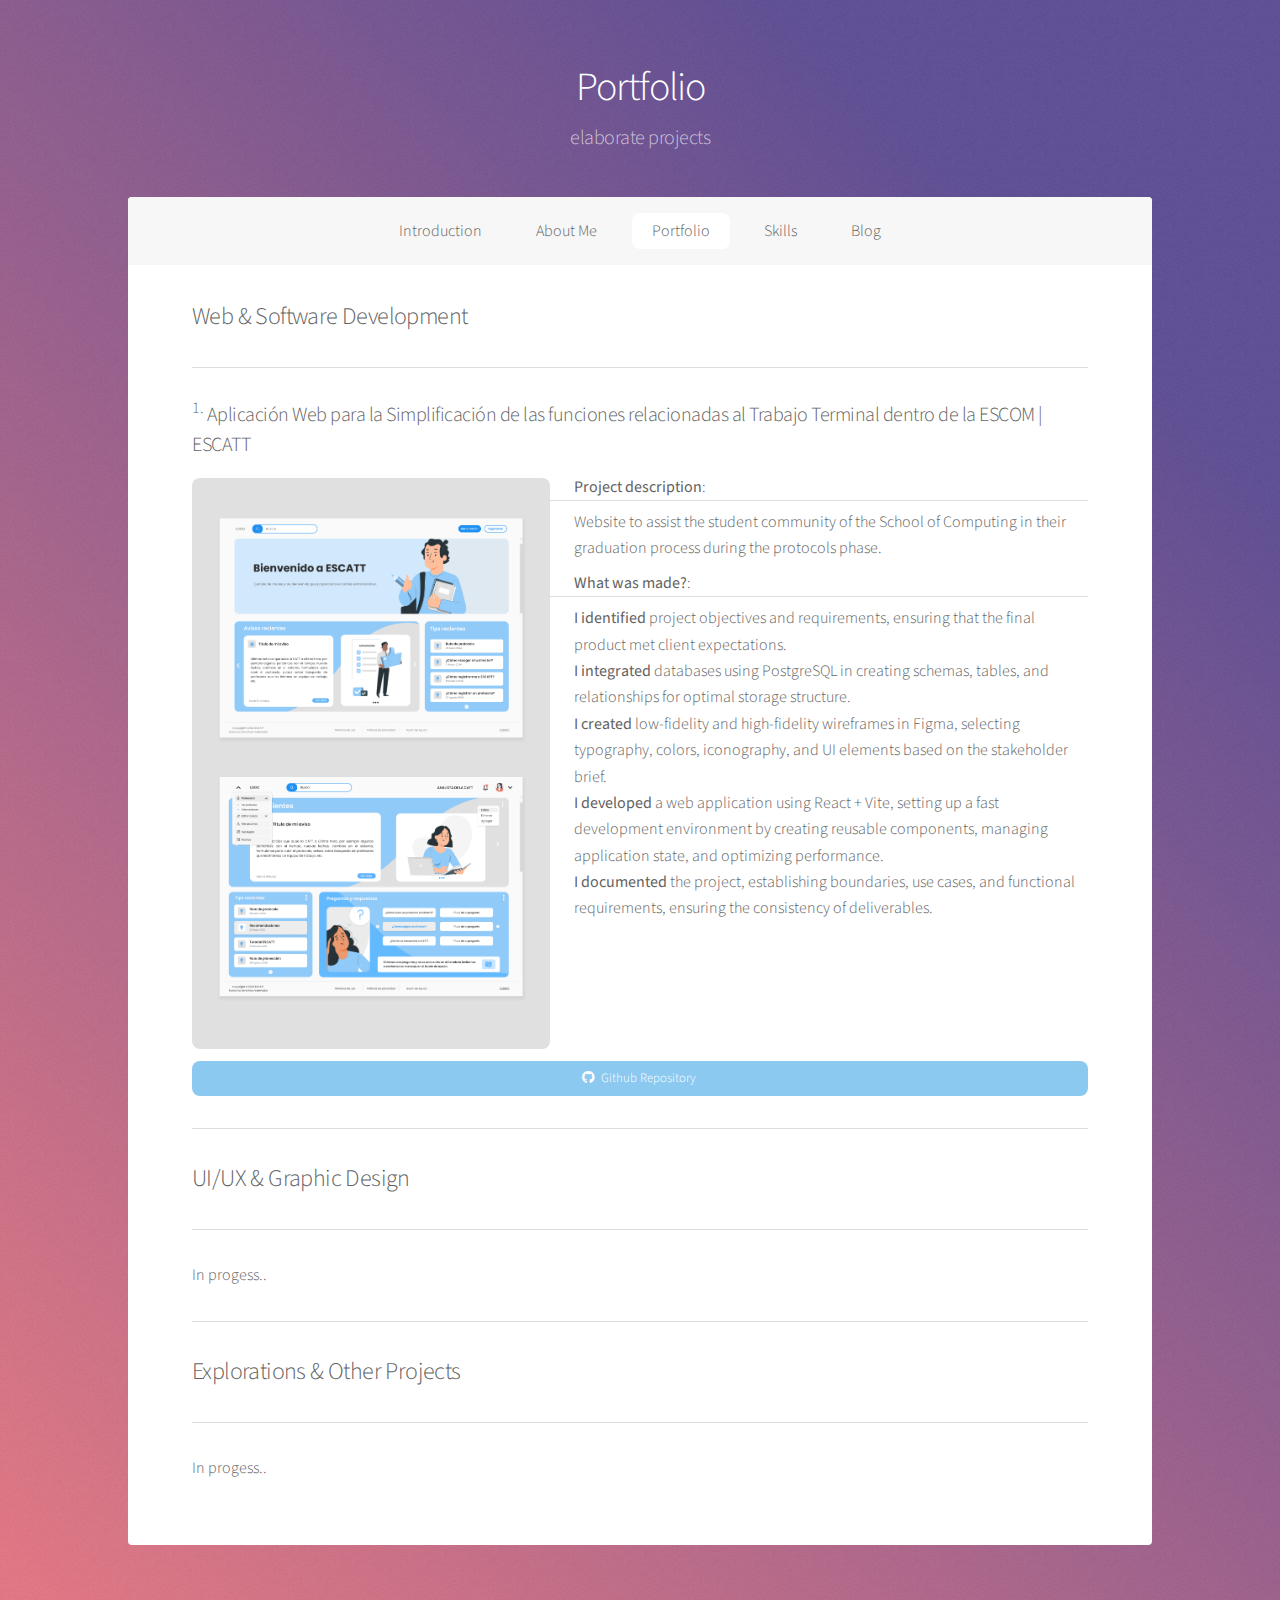
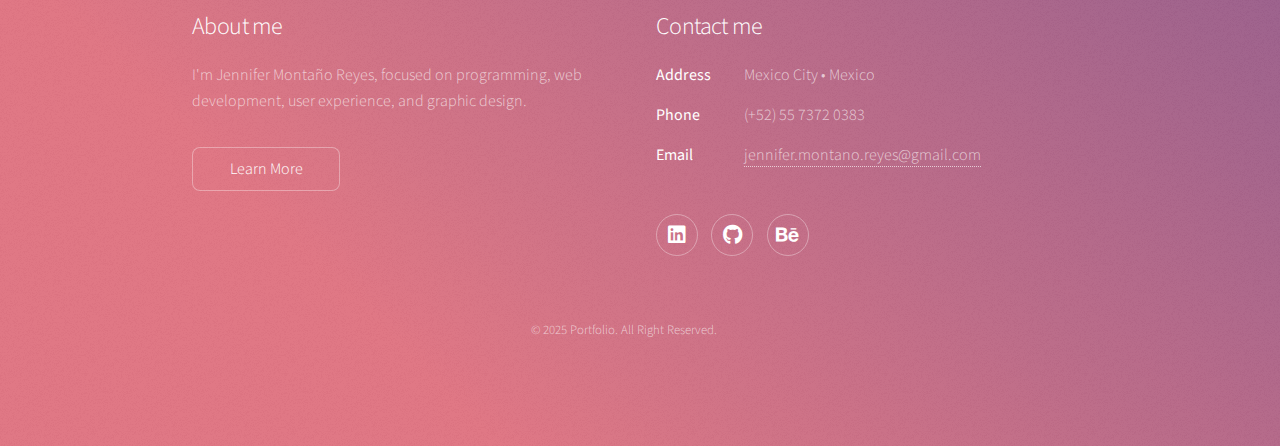
<file: portfolio.html>
<!DOCTYPE html>
<!--
	Stellar by HTML5 UP
	html5up.net | @ajlkn
	Free for personal and commercial use under the CCA 3.0 license (html5up.net/license)
-->
<html>
  <head>
    <title>Portfolio</title>
    <meta charset="utf-8" />
    <meta
      name="viewport"
      content="width=device-width, initial-scale=1, user-scalable=no"
    />
    <link rel="icon" type="image/x-icon" href="images/loto.ico" />
    <link rel="stylesheet" href="assets/css/main.css" />
    <noscript
      ><link rel="stylesheet" href="assets/css/noscript.css"
    /></noscript>
  </head>
  <body class="is-preload">
    <!-- Wrapper -->
    <div id="wrapper">
      <!-- Header -->
      <header id="header">
        <h1>Portfolio</h1>
        <p>elaborate projects</p>
      </header>
      <!-- Nav -->
      <nav id="nav">
        <ul>
          <li><a href="index.html" class="active">Introduction</a></li>
          <li><a href="about-me.html">About Me</a></li>
          <li><a href="#content">Portfolio</a></li>
          <li><a href="skills.html">Skills</a></li>
          <li><a href="blog.html">Blog</a></li>
        </ul>
      </nav>
      <!-- Main -->
      <div id="main">
        <!-- Content -->
        <section id="content" class="main" style="margin-top: -30px">
          <h2>Web & Software Development</h2>
          <hr />
          <h3>
            <sup>1.</sup> Aplicación Web para la Simplificación de las funciones
            relacionadas al Trabajo Terminal dentro de la ESCOM | ESCATT
          </h3>

          <span class="image left"><img src="images/pic07.png" alt="" /></span>

          <ul class="alt">
            <strong>Project description</strong
            >:
            <li>
              Website to assist the student community of the School of Computing
              in their graduation process during the protocols phase.
            </li>

            <strong>What was made?</strong
            >:

            <li>
              <strong>I identified</strong> project objectives and requirements,
              ensuring that the final product met client expectations. <br />

              <strong> I integrated</strong> databases using PostgreSQL in
              creating schemas, tables, and relationships for optimal storage
              structure. <br />

              <strong>I created</strong> low-fidelity and high-fidelity
              wireframes in Figma, selecting typography, colors, iconography,
              and UI elements based on the stakeholder brief. <br />

              <strong> I developed</strong> a web application using React +
              Vite, setting up a fast development environment by creating
              reusable components, managing application state, and optimizing
              performance. <br />

              <strong>I documented</strong> the project, establishing
              boundaries, use cases, and functional requirements, ensuring the
              consistency of deliverables.
            </li>
          </ul>
          <ul class="actions fit small">
            <li>
              <a
                href="https://github.com/Jennymph/TT-Web-Frontend/tree/main"
                class="button primary fit small icon brands fa-github"
                >Github Repository</a
              >
            </li>
          </ul>

          <hr />
          <h2>UI/UX & Graphic Design</h2>
          <hr />
          <p>In progess..</p>
          <hr />
          <h2>Explorations & Other Projects</h2>
          <hr />
          <p>In progess..</p>
        </section>
      </div>

      <!-- Footer -->
      <footer id="footer">
        <section>
          <h2>About me</h2>
          <p>
            I'm Jennifer Montaño Reyes, focused on programming, web development,
            user experience, and graphic design.
          </p>
          <ul class="actions">
            <li><a href="about-me.html" class="button">Learn More</a></li>
          </ul>
        </section>
        <section>
          <h2>Contact me</h2>
          <dl class="alt">
            <dt>Address</dt>
            <dd>Mexico City &bull; Mexico</dd>
            <dt>Phone</dt>
            <dd>(+52) 55 7372 0383</dd>
            <dt>Email</dt>
            <dd>
              <a href="mailto:jennifer.montano.reyes@gmail.com"
                >jennifer.montano.reyes@gmail.com</a
              >
            </dd>
          </dl>
          <ul class="icons">
            <li>
              <a
                href="https://www.linkedin.com/in/jennymonrey/"
                class="icon brands fa-linkedin alt"
                ><span class="label">LinkedIn</span></a
              >
            </li>
            <li>
              <a
                href="https://github.com/Jennymph"
                class="icon brands fa-github alt"
                ><span class="label">GitHub</span></a
              >
            </li>
            <li>
              <a
                href="https://www.behance.net/jennifermontao2"
                class="icon brands fa-behance alt"
                ><span class="label">Behance</span></a
              >
            </li>
          </ul>
        </section>
        <p class="copyright">&copy; 2025 Portfolio. All Right Reserved.</p>
      </footer>
    </div>

    <!-- Scripts -->
    <script src="assets/js/jquery.min.js"></script>
    <script src="assets/js/jquery.scrollex.min.js"></script>
    <script src="assets/js/jquery.scrolly.min.js"></script>
    <script src="assets/js/browser.min.js"></script>
    <script src="assets/js/breakpoints.min.js"></script>
    <script src="assets/js/util.js"></script>
    <script src="assets/js/main.js"></script>
  </body>
</html>
</file>
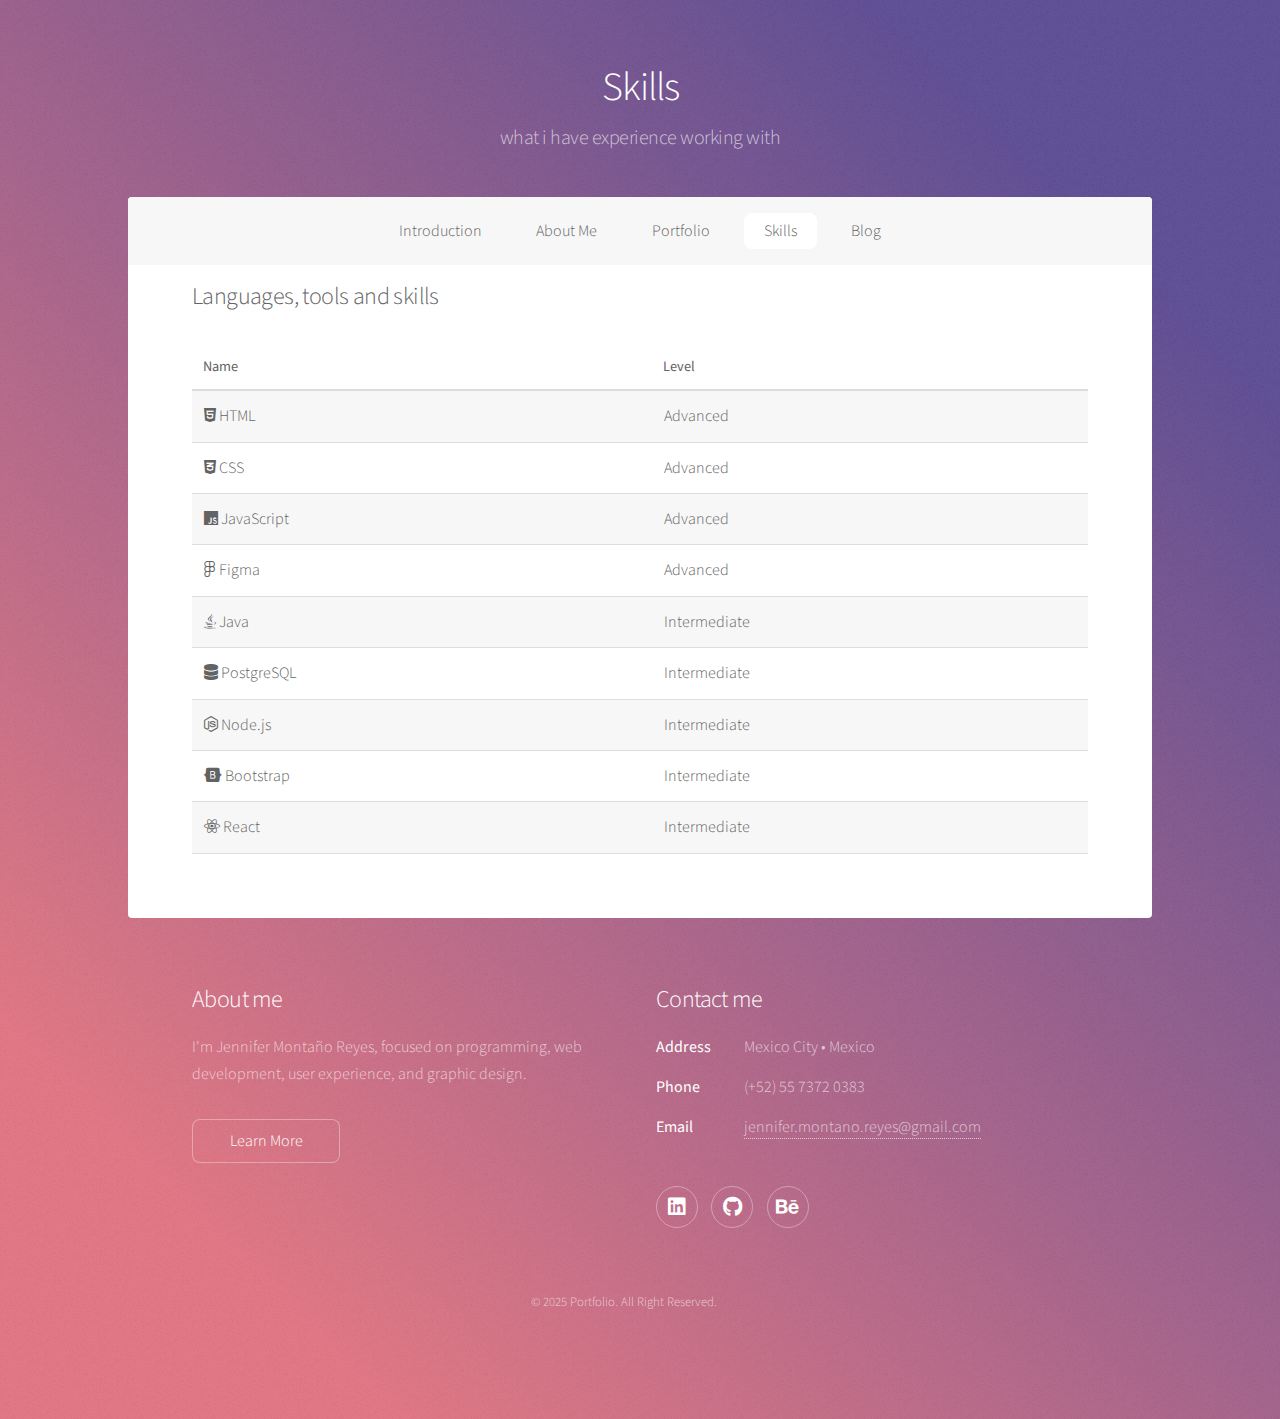
<file: skills.html>
<!DOCTYPE html>
<!--
	Stellar by HTML5 UP
	html5up.net | @ajlkn
	Free for personal and commercial use under the CCA 3.0 license (html5up.net/license)
-->
<html>
  <head>
    <title>Skills</title>
    <meta charset="utf-8" />
    <meta
      name="viewport"
      content="width=device-width, initial-scale=1, user-scalable=no"
    />
    <link rel="icon" type="image/x-icon" href="images/loto.ico" />
    <link rel="stylesheet" href="assets/css/main.css" />
    <noscript
      ><link rel="stylesheet" href="assets/css/noscript.css"
    /></noscript>
  </head>
  <body class="is-preload">
    <!-- Wrapper -->
    <div id="wrapper">
      <!-- Header -->
      <header id="header">
        <h1>Skills</h1>
        <p>what i have experience working with</p>
      </header>
      <!-- Nav -->
      <nav id="nav">
        <ul>
          <li><a href="index.html" class="active">Introduction</a></li>
          <li><a href="about-me.html">About Me</a></li>
          <li><a href="portfolio.html">Portfolio</a></li>
          <li><a href="#content">Skills</a></li>
          <li><a href="blog.html">Blog</a></li>
        </ul>
      </nav>
      <!-- Main -->
      <div id="main">
        <!-- Content -->
        <section id="content" class="main" style="margin-top: -50px">
          <h2>Languages, tools and skills</h2>
          <div class="table-wrapper" style="margin-top: 40px">
            <table>
              <thead>
                <tr>
                  <th>Name</th>

                  <th>Level</th>
                </tr>
              </thead>
              <tbody>
                <tr>
                  <td><span class="icon brands fa-html5"></span> HTML</td>
                  <td>Advanced</td>
                </tr>
                <tr>
                  <td><span class="icon brands fa-css3-alt"></span> CSS</td>
                  <td>Advanced</td>
                </tr>
                <tr>
                  <td><span class="icon brands fa-js"> </span> JavaScript</td>
                  <td>Advanced</td>
                </tr>
                <tr>
                  <td><span class="icon brands fa-figma"></span> Figma</td>
                  <td>Advanced</td>
                </tr>
                <tr>
                  <td><span class="icon brands fa-java"></span> Java</td>
                  <td>Intermediate</td>
                </tr>
                <tr>
                  <td>
                    <span class="icon solid fa-database"></span> PostgreSQL
                  </td>
                  <td>Intermediate</td>
                </tr>
                <tr>
                  <td><span class="icon brands fa-node-js"></span> Node.js</td>
                  <td>Intermediate</td>
                </tr>
                <tr>
                  <td>
                    <span class="icon brands fa-bootstrap"></span> Bootstrap
                  </td>
                  <td>Intermediate</td>
                </tr>
                <tr>
                  <td><span class="icon brands fa-react"></span> React</td>
                  <td>Intermediate</td>
                </tr>
              </tbody>
            </table>
          </div>
        </section>
      </div>

      <!-- Footer -->
      <footer id="footer">
        <section>
          <h2>About me</h2>
          <p>
            I'm Jennifer Montaño Reyes, focused on programming, web development,
            user experience, and graphic design.
          </p>
          <ul class="actions">
            <li><a href="about-me.html" class="button">Learn More</a></li>
          </ul>
        </section>
        <section>
          <h2>Contact me</h2>
          <dl class="alt">
            <dt>Address</dt>
            <dd>Mexico City &bull; Mexico</dd>
            <dt>Phone</dt>
            <dd>(+52) 55 7372 0383</dd>
            <dt>Email</dt>
            <dd>
              <a href="mailto:jennifer.montano.reyes@gmail.com"
                >jennifer.montano.reyes@gmail.com</a
              >
            </dd>
          </dl>
          <ul class="icons">
            <li>
              <a
                href="https://www.linkedin.com/in/jennymonrey/"
                class="icon brands fa-linkedin alt"
                ><span class="label">LinkedIn</span></a
              >
            </li>
            <li>
              <a
                href="https://github.com/Jennymph"
                class="icon brands fa-github alt"
                ><span class="label">GitHub</span></a
              >
            </li>
            <li>
              <a
                href="https://www.behance.net/jennifermontao2"
                class="icon brands fa-behance alt"
                ><span class="label">Behance</span></a
              >
            </li>
          </ul>
        </section>
        <p class="copyright">&copy; 2025 Portfolio. All Right Reserved.</p>
      </footer>
    </div>

    <!-- Scripts -->
    <script src="assets/js/jquery.min.js"></script>
    <script src="assets/js/jquery.scrollex.min.js"></script>
    <script src="assets/js/jquery.scrolly.min.js"></script>
    <script src="assets/js/browser.min.js"></script>
    <script src="assets/js/breakpoints.min.js"></script>
    <script src="assets/js/util.js"></script>
    <script src="assets/js/main.js"></script>
  </body>
</html>
</file>
<file: assets/css/noscript.css>
/*
	Stellar by HTML5 UP
	html5up.net | @ajlkn
	Free for personal and commercial use under the CCA 3.0 license (html5up.net/license)
*/

/* Header */

	body.is-preload #header.alt > * {
		opacity: 1;
	}

	body.is-preload #header.alt .logo {
		-moz-transform: none;
		-webkit-transform: none;
		-ms-transform: none;
		transform: none;
	}
</file>
<file: assets/css/main.css>
@import url(fontawesome-all.min.css);
@import url("https://cdnjs.cloudflare.com/ajax/libs/font-awesome/6.5.1/css/all.min.css");
@import "https://fonts.googleapis.com/css?family=Source+Sans+Pro:300,400";

/*
	Stellar by HTML5 UP
	html5up.net | @ajlkn
	Free for personal and commercial use under the CCA 3.0 license (html5up.net/license)
*/

html,
body,
div,
span,
applet,
object,
iframe,
h1,
h2,
h3,
h4,
h5,
h6,
p,
blockquote,
pre,
a,
abbr,
acronym,
address,
big,
cite,
code,
del,
dfn,
em,
img,
ins,
kbd,
q,
s,
samp,
small,
strike,
strong,
sub,
sup,
tt,
var,
b,
u,
i,
center,
dl,
dt,
dd,
ol,
ul,
li,
fieldset,
form,
label,
legend,
table,
caption,
tbody,
tfoot,
thead,
tr,
th,
td,
article,
aside,
canvas,
details,
embed,
figure,
figcaption,
footer,
header,
hgroup,
menu,
nav,
output,
ruby,
section,
summary,
time,
mark,
audio,
video {
  margin: 0;
  padding: 0;
  border: 0;
  font-size: 100%;
  font: inherit;
  vertical-align: baseline;
}

article,
aside,
details,
figcaption,
figure,
footer,
header,
hgroup,
menu,
nav,
section {
  display: block;
}

body {
  line-height: 1;
}

ol,
ul {
  list-style: none;
}

blockquote,
q {
  quotes: none;
}

blockquote:before,
blockquote:after,
q:before,
q:after {
  content: "";
  content: none;
}

table {
  border-collapse: collapse;
  border-spacing: 0;
}

body {
  -webkit-text-size-adjust: none;
}

mark {
  background-color: transparent;
  color: inherit;
}

input::-moz-focus-inner {
  border: 0;
  padding: 0;
}

input,
select,
textarea {
  -moz-appearance: none;
  -webkit-appearance: none;
  -ms-appearance: none;
  appearance: none;
}

/* Basic */

@-ms-viewport {
  width: device-width;
}

body {
  -ms-overflow-style: scrollbar;
}

@media screen and (max-width: 480px) {
  html,
  body {
    min-width: 320px;
  }
}

html {
  box-sizing: border-box;
}

*,
*:before,
*:after {
  box-sizing: inherit;
}

body {
  background-color: #935d8c;
  background-image: url("images/overlay.png"),
    -moz-linear-gradient(45deg, #e37682 15%, #5f4d93 85%);
  background-image: url("images/overlay.png"),
    -webkit-linear-gradient(45deg, #e37682 15%, #5f4d93 85%);
  background-image: url("images/overlay.png"),
    -ms-linear-gradient(45deg, #e37682 15%, #5f4d93 85%);
  background-image: url("images/overlay.png"),
    linear-gradient(45deg, #e37682 15%, #5f4d93 85%);
}

body.is-preload *,
body.is-preload *:before,
body.is-preload *:after {
  -moz-animation: none !important;
  -webkit-animation: none !important;
  -ms-animation: none !important;
  animation: none !important;
  -moz-transition: none !important;
  -webkit-transition: none !important;
  -ms-transition: none !important;
  transition: none !important;
}

/* Type */

body {
  background-color: #935d8c;
  color: rgba(255, 255, 255, 0.65);
}

body,
input,
select,
textarea {
  font-family: "Source Sans Pro", Helvetica, sans-serif;
  font-size: 17pt;
  font-weight: 300;
  line-height: 1.65;
}

@media screen and (max-width: 1680px) {
  body,
  input,
  select,
  textarea {
    font-size: 14pt;
  }
}

@media screen and (max-width: 1280px) {
  body,
  input,
  select,
  textarea {
    font-size: 12pt;
  }
}

@media screen and (max-width: 360px) {
  body,
  input,
  select,
  textarea {
    font-size: 11pt;
  }
}

a {
  -moz-transition: color 0.2s ease, border-bottom 0.2s ease;
  -webkit-transition: color 0.2s ease, border-bottom 0.2s ease;
  -ms-transition: color 0.2s ease, border-bottom 0.2s ease;
  transition: color 0.2s ease, border-bottom 0.2s ease;
  text-decoration: none;
  border-bottom: dotted 1px;
  color: inherit;
}

a:hover {
  border-bottom-color: transparent;
}

strong,
b {
  font-weight: 400;
}

em,
i {
  font-style: italic;
}

p {
  margin: 0 0 2em 0;
}

p.content {
  -moz-columns: 20em 2;
  -webkit-columns: 20em 2;
  -ms-columns: 20em 2;
  columns: 20em 2;
  -moz-column-gap: 2em;
  -webkit-column-gap: 2em;
  -ms-column-gap: 2em;
  column-gap: 2em;
  text-align: justify;
}

h1,
h2,
h3,
h4,
h5,
h6 {
  font-weight: 300;
  line-height: 1.5;
  margin: 0 0 0.7em 0;
  letter-spacing: -0.025em;
}

h1 a,
h2 a,
h3 a,
h4 a,
h5 a,
h6 a {
  color: inherit;
  text-decoration: none;
}

h1 {
  font-size: 2.5em;
  line-height: 1.2;
}

h2 {
  font-size: 1.5em;
}

h3 {
  font-size: 1.25em;
}

h4 {
  font-size: 1.1em;
}

h5 {
  font-size: 0.9em;
}

h6 {
  font-size: 0.7em;
}

@media screen and (max-width: 736px) {
  h1 {
    font-size: 2em;
  }
}

sub {
  font-size: 0.8em;
  position: relative;
  top: 0.5em;
}

sup {
  font-size: 0.8em;
  position: relative;
  top: -0.5em;
}

blockquote {
  border-left: solid 4px;
  font-style: italic;
  margin: 0 0 2em 0;
  padding: 0.5em 0 0.5em 2em;
}

code {
  border-radius: 8px;
  border: solid 1px;
  font-family: "Courier New", monospace;
  font-size: 0.9em;
  margin: 0 0.25em;
  padding: 0.25em 0.65em;
}

pre {
  -webkit-overflow-scrolling: touch;
  font-family: "Courier New", monospace;
  font-size: 0.9em;
  margin: 0 0 2em 0;
}

pre code {
  display: block;
  line-height: 1.75;
  padding: 1em 1.5em;
  overflow-x: auto;
}

hr {
  border: 0;
  border-bottom: solid 1px;
  margin: 2em 0;
}

hr.major {
  margin: 3em 0;
}

.align-left {
  text-align: left;
}

.align-center {
  text-align: center;
}

.align-right {
  text-align: right;
}

input,
select,
textarea {
  color: #ffffff;
}

a:hover {
  color: #ffffff;
}

strong,
b {
  color: #ffffff;
}

h1,
h2,
h3,
h4,
h5,
h6 {
  color: #ffffff;
}

blockquote {
  border-left-color: rgba(255, 255, 255, 0.35);
}

code {
  background: rgba(255, 255, 255, 0.075);
  border-color: rgba(255, 255, 255, 0.35);
}

hr {
  border-bottom-color: rgba(255, 255, 255, 0.35);
}

/* Row */

.row {
  display: flex;
  flex-wrap: wrap;
  box-sizing: border-box;
  align-items: stretch;
}

.row > * {
  box-sizing: border-box;
}

.row.gtr-uniform > * > :last-child {
  margin-bottom: 0;
}

.row.aln-left {
  justify-content: flex-start;
}

.row.aln-center {
  justify-content: center;
}

.row.aln-right {
  justify-content: flex-end;
}

.row.aln-top {
  align-items: flex-start;
}

.row.aln-middle {
  align-items: center;
}

.row.aln-bottom {
  align-items: flex-end;
}

.row > .imp {
  order: -1;
}

.row > .col-1 {
  width: 8.33333%;
}

.row > .off-1 {
  margin-left: 8.33333%;
}

.row > .col-2 {
  width: 16.66667%;
}

.row > .off-2 {
  margin-left: 16.66667%;
}

.row > .col-3 {
  width: 25%;
}

.row > .off-3 {
  margin-left: 25%;
}

.row > .col-4 {
  width: 33.33333%;
}

.row > .off-4 {
  margin-left: 33.33333%;
}

.row > .col-5 {
  width: 41.66667%;
}

.row > .off-5 {
  margin-left: 41.66667%;
}

.row > .col-6 {
  width: 50%;
}

.row > .off-6 {
  margin-left: 50%;
}

.row > .col-7 {
  width: 58.33333%;
}

.row > .off-7 {
  margin-left: 58.33333%;
}

.row > .col-8 {
  width: 66.66667%;
}

.row > .off-8 {
  margin-left: 66.66667%;
}

.row > .col-9 {
  width: 75%;
}

.row > .off-9 {
  margin-left: 75%;
}

.row > .col-10 {
  width: 83.33333%;
}

.row > .off-10 {
  margin-left: 83.33333%;
}

.row > .col-11 {
  width: 91.66667%;
}

.row > .off-11 {
  margin-left: 91.66667%;
}

.row > .col-12 {
  width: 100%;
}

.row > .off-12 {
  margin-left: 100%;
}

.row.gtr-0 {
  margin-top: 0;
  margin-left: 0em;
}

.row.gtr-0 > * {
  padding: 0 0 0 0em;
}

.row.gtr-0.gtr-uniform {
  margin-top: 0em;
}

.row.gtr-0.gtr-uniform > * {
  padding-top: 0em;
}

.row.gtr-25 {
  margin-top: 0;
  margin-left: -0.375em;
}

.row.gtr-25 > * {
  padding: 0 0 0 0.375em;
}

.row.gtr-25.gtr-uniform {
  margin-top: -0.375em;
}

.row.gtr-25.gtr-uniform > * {
  padding-top: 0.375em;
}

.row.gtr-50 {
  margin-top: 0;
  margin-left: -0.75em;
}

.row.gtr-50 > * {
  padding: 0 0 0 0.75em;
}

.row.gtr-50.gtr-uniform {
  margin-top: -0.75em;
}

.row.gtr-50.gtr-uniform > * {
  padding-top: 0.75em;
}

.row {
  margin-top: 0;
  margin-left: -1.5em;
}

.row > * {
  padding: 0 0 0 1.5em;
}

.row.gtr-uniform {
  margin-top: -1.5em;
}

.row.gtr-uniform > * {
  padding-top: 1.5em;
}

.row.gtr-150 {
  margin-top: 0;
  margin-left: -2.25em;
}

.row.gtr-150 > * {
  padding: 0 0 0 2.25em;
}

.row.gtr-150.gtr-uniform {
  margin-top: -2.25em;
}

.row.gtr-150.gtr-uniform > * {
  padding-top: 2.25em;
}

.row.gtr-200 {
  margin-top: 0;
  margin-left: -3em;
}

.row.gtr-200 > * {
  padding: 0 0 0 3em;
}

.row.gtr-200.gtr-uniform {
  margin-top: -3em;
}

.row.gtr-200.gtr-uniform > * {
  padding-top: 3em;
}

@media screen and (max-width: 1680px) {
  .row {
    display: flex;
    flex-wrap: wrap;
    box-sizing: border-box;
    align-items: stretch;
  }

  .row > * {
    box-sizing: border-box;
  }

  .row.gtr-uniform > * > :last-child {
    margin-bottom: 0;
  }

  .row.aln-left {
    justify-content: flex-start;
  }

  .row.aln-center {
    justify-content: center;
  }

  .row.aln-right {
    justify-content: flex-end;
  }

  .row.aln-top {
    align-items: flex-start;
  }

  .row.aln-middle {
    align-items: center;
  }

  .row.aln-bottom {
    align-items: flex-end;
  }

  .row > .imp-xlarge {
    order: -1;
  }

  .row > .col-1-xlarge {
    width: 8.33333%;
  }

  .row > .off-1-xlarge {
    margin-left: 8.33333%;
  }

  .row > .col-2-xlarge {
    width: 16.66667%;
  }

  .row > .off-2-xlarge {
    margin-left: 16.66667%;
  }

  .row > .col-3-xlarge {
    width: 25%;
  }

  .row > .off-3-xlarge {
    margin-left: 25%;
  }

  .row > .col-4-xlarge {
    width: 33.33333%;
  }

  .row > .off-4-xlarge {
    margin-left: 33.33333%;
  }

  .row > .col-5-xlarge {
    width: 41.66667%;
  }

  .row > .off-5-xlarge {
    margin-left: 41.66667%;
  }

  .row > .col-6-xlarge {
    width: 50%;
  }

  .row > .off-6-xlarge {
    margin-left: 50%;
  }

  .row > .col-7-xlarge {
    width: 58.33333%;
  }

  .row > .off-7-xlarge {
    margin-left: 58.33333%;
  }

  .row > .col-8-xlarge {
    width: 66.66667%;
  }

  .row > .off-8-xlarge {
    margin-left: 66.66667%;
  }

  .row > .col-9-xlarge {
    width: 75%;
  }

  .row > .off-9-xlarge {
    margin-left: 75%;
  }

  .row > .col-10-xlarge {
    width: 83.33333%;
  }

  .row > .off-10-xlarge {
    margin-left: 83.33333%;
  }

  .row > .col-11-xlarge {
    width: 91.66667%;
  }

  .row > .off-11-xlarge {
    margin-left: 91.66667%;
  }

  .row > .col-12-xlarge {
    width: 100%;
  }

  .row > .off-12-xlarge {
    margin-left: 100%;
  }

  .row.gtr-0 {
    margin-top: 0;
    margin-left: 0em;
  }

  .row.gtr-0 > * {
    padding: 0 0 0 0em;
  }

  .row.gtr-0.gtr-uniform {
    margin-top: 0em;
  }

  .row.gtr-0.gtr-uniform > * {
    padding-top: 0em;
  }

  .row.gtr-25 {
    margin-top: 0;
    margin-left: -0.375em;
  }

  .row.gtr-25 > * {
    padding: 0 0 0 0.375em;
  }

  .row.gtr-25.gtr-uniform {
    margin-top: -0.375em;
  }

  .row.gtr-25.gtr-uniform > * {
    padding-top: 0.375em;
  }

  .row.gtr-50 {
    margin-top: 0;
    margin-left: -0.75em;
  }

  .row.gtr-50 > * {
    padding: 0 0 0 0.75em;
  }

  .row.gtr-50.gtr-uniform {
    margin-top: -0.75em;
  }

  .row.gtr-50.gtr-uniform > * {
    padding-top: 0.75em;
  }

  .row {
    margin-top: 0;
    margin-left: -1.5em;
  }

  .row > * {
    padding: 0 0 0 1.5em;
  }

  .row.gtr-uniform {
    margin-top: -1.5em;
  }

  .row.gtr-uniform > * {
    padding-top: 1.5em;
  }

  .row.gtr-150 {
    margin-top: 0;
    margin-left: -2.25em;
  }

  .row.gtr-150 > * {
    padding: 0 0 0 2.25em;
  }

  .row.gtr-150.gtr-uniform {
    margin-top: -2.25em;
  }

  .row.gtr-150.gtr-uniform > * {
    padding-top: 2.25em;
  }

  .row.gtr-200 {
    margin-top: 0;
    margin-left: -3em;
  }

  .row.gtr-200 > * {
    padding: 0 0 0 3em;
  }

  .row.gtr-200.gtr-uniform {
    margin-top: -3em;
  }

  .row.gtr-200.gtr-uniform > * {
    padding-top: 3em;
  }
}

@media screen and (max-width: 1280px) {
  .row {
    display: flex;
    flex-wrap: wrap;
    box-sizing: border-box;
    align-items: stretch;
  }

  .row > * {
    box-sizing: border-box;
  }

  .row.gtr-uniform > * > :last-child {
    margin-bottom: 0;
  }

  .row.aln-left {
    justify-content: flex-start;
  }

  .row.aln-center {
    justify-content: center;
  }

  .row.aln-right {
    justify-content: flex-end;
  }

  .row.aln-top {
    align-items: flex-start;
  }

  .row.aln-middle {
    align-items: center;
  }

  .row.aln-bottom {
    align-items: flex-end;
  }

  .row > .imp-large {
    order: -1;
  }

  .row > .col-1-large {
    width: 8.33333%;
  }

  .row > .off-1-large {
    margin-left: 8.33333%;
  }

  .row > .col-2-large {
    width: 16.66667%;
  }

  .row > .off-2-large {
    margin-left: 16.66667%;
  }

  .row > .col-3-large {
    width: 25%;
  }

  .row > .off-3-large {
    margin-left: 25%;
  }

  .row > .col-4-large {
    width: 33.33333%;
  }

  .row > .off-4-large {
    margin-left: 33.33333%;
  }

  .row > .col-5-large {
    width: 41.66667%;
  }

  .row > .off-5-large {
    margin-left: 41.66667%;
  }

  .row > .col-6-large {
    width: 50%;
  }

  .row > .off-6-large {
    margin-left: 50%;
  }

  .row > .col-7-large {
    width: 58.33333%;
  }

  .row > .off-7-large {
    margin-left: 58.33333%;
  }

  .row > .col-8-large {
    width: 66.66667%;
  }

  .row > .off-8-large {
    margin-left: 66.66667%;
  }

  .row > .col-9-large {
    width: 75%;
  }

  .row > .off-9-large {
    margin-left: 75%;
  }

  .row > .col-10-large {
    width: 83.33333%;
  }

  .row > .off-10-large {
    margin-left: 83.33333%;
  }

  .row > .col-11-large {
    width: 91.66667%;
  }

  .row > .off-11-large {
    margin-left: 91.66667%;
  }

  .row > .col-12-large {
    width: 100%;
  }

  .row > .off-12-large {
    margin-left: 100%;
  }

  .row.gtr-0 {
    margin-top: 0;
    margin-left: 0em;
  }

  .row.gtr-0 > * {
    padding: 0 0 0 0em;
  }

  .row.gtr-0.gtr-uniform {
    margin-top: 0em;
  }

  .row.gtr-0.gtr-uniform > * {
    padding-top: 0em;
  }

  .row.gtr-25 {
    margin-top: 0;
    margin-left: -0.375em;
  }

  .row.gtr-25 > * {
    padding: 0 0 0 0.375em;
  }

  .row.gtr-25.gtr-uniform {
    margin-top: -0.375em;
  }

  .row.gtr-25.gtr-uniform > * {
    padding-top: 0.375em;
  }

  .row.gtr-50 {
    margin-top: 0;
    margin-left: -0.75em;
  }

  .row.gtr-50 > * {
    padding: 0 0 0 0.75em;
  }

  .row.gtr-50.gtr-uniform {
    margin-top: -0.75em;
  }

  .row.gtr-50.gtr-uniform > * {
    padding-top: 0.75em;
  }

  .row {
    margin-top: 0;
    margin-left: -1.5em;
  }

  .row > * {
    padding: 0 0 0 1.5em;
  }

  .row.gtr-uniform {
    margin-top: -1.5em;
  }

  .row.gtr-uniform > * {
    padding-top: 1.5em;
  }

  .row.gtr-150 {
    margin-top: 0;
    margin-left: -2.25em;
  }

  .row.gtr-150 > * {
    padding: 0 0 0 2.25em;
  }

  .row.gtr-150.gtr-uniform {
    margin-top: -2.25em;
  }

  .row.gtr-150.gtr-uniform > * {
    padding-top: 2.25em;
  }

  .row.gtr-200 {
    margin-top: 0;
    margin-left: -3em;
  }

  .row.gtr-200 > * {
    padding: 0 0 0 3em;
  }

  .row.gtr-200.gtr-uniform {
    margin-top: -3em;
  }

  .row.gtr-200.gtr-uniform > * {
    padding-top: 3em;
  }
}

@media screen and (max-width: 980px) {
  .row {
    display: flex;
    flex-wrap: wrap;
    box-sizing: border-box;
    align-items: stretch;
  }

  .row > * {
    box-sizing: border-box;
  }

  .row.gtr-uniform > * > :last-child {
    margin-bottom: 0;
  }

  .row.aln-left {
    justify-content: flex-start;
  }

  .row.aln-center {
    justify-content: center;
  }

  .row.aln-right {
    justify-content: flex-end;
  }

  .row.aln-top {
    align-items: flex-start;
  }

  .row.aln-middle {
    align-items: center;
  }

  .row.aln-bottom {
    align-items: flex-end;
  }

  .row > .imp-medium {
    order: -1;
  }

  .row > .col-1-medium {
    width: 8.33333%;
  }

  .row > .off-1-medium {
    margin-left: 8.33333%;
  }

  .row > .col-2-medium {
    width: 16.66667%;
  }

  .row > .off-2-medium {
    margin-left: 16.66667%;
  }

  .row > .col-3-medium {
    width: 25%;
  }

  .row > .off-3-medium {
    margin-left: 25%;
  }

  .row > .col-4-medium {
    width: 33.33333%;
  }

  .row > .off-4-medium {
    margin-left: 33.33333%;
  }

  .row > .col-5-medium {
    width: 41.66667%;
  }

  .row > .off-5-medium {
    margin-left: 41.66667%;
  }

  .row > .col-6-medium {
    width: 50%;
  }

  .row > .off-6-medium {
    margin-left: 50%;
  }

  .row > .col-7-medium {
    width: 58.33333%;
  }

  .row > .off-7-medium {
    margin-left: 58.33333%;
  }

  .row > .col-8-medium {
    width: 66.66667%;
  }

  .row > .off-8-medium {
    margin-left: 66.66667%;
  }

  .row > .col-9-medium {
    width: 75%;
  }

  .row > .off-9-medium {
    margin-left: 75%;
  }

  .row > .col-10-medium {
    width: 83.33333%;
  }

  .row > .off-10-medium {
    margin-left: 83.33333%;
  }

  .row > .col-11-medium {
    width: 91.66667%;
  }

  .row > .off-11-medium {
    margin-left: 91.66667%;
  }

  .row > .col-12-medium {
    width: 100%;
  }

  .row > .off-12-medium {
    margin-left: 100%;
  }

  .row.gtr-0 {
    margin-top: 0;
    margin-left: 0em;
  }

  .row.gtr-0 > * {
    padding: 0 0 0 0em;
  }

  .row.gtr-0.gtr-uniform {
    margin-top: 0em;
  }

  .row.gtr-0.gtr-uniform > * {
    padding-top: 0em;
  }

  .row.gtr-25 {
    margin-top: 0;
    margin-left: -0.375em;
  }

  .row.gtr-25 > * {
    padding: 0 0 0 0.375em;
  }

  .row.gtr-25.gtr-uniform {
    margin-top: -0.375em;
  }

  .row.gtr-25.gtr-uniform > * {
    padding-top: 0.375em;
  }

  .row.gtr-50 {
    margin-top: 0;
    margin-left: -0.75em;
  }

  .row.gtr-50 > * {
    padding: 0 0 0 0.75em;
  }

  .row.gtr-50.gtr-uniform {
    margin-top: -0.75em;
  }

  .row.gtr-50.gtr-uniform > * {
    padding-top: 0.75em;
  }

  .row {
    margin-top: 0;
    margin-left: -1.5em;
  }

  .row > * {
    padding: 0 0 0 1.5em;
  }

  .row.gtr-uniform {
    margin-top: -1.5em;
  }

  .row.gtr-uniform > * {
    padding-top: 1.5em;
  }

  .row.gtr-150 {
    margin-top: 0;
    margin-left: -2.25em;
  }

  .row.gtr-150 > * {
    padding: 0 0 0 2.25em;
  }

  .row.gtr-150.gtr-uniform {
    margin-top: -2.25em;
  }

  .row.gtr-150.gtr-uniform > * {
    padding-top: 2.25em;
  }

  .row.gtr-200 {
    margin-top: 0;
    margin-left: -3em;
  }

  .row.gtr-200 > * {
    padding: 0 0 0 3em;
  }

  .row.gtr-200.gtr-uniform {
    margin-top: -3em;
  }

  .row.gtr-200.gtr-uniform > * {
    padding-top: 3em;
  }
}

@media screen and (max-width: 736px) {
  .row {
    display: flex;
    flex-wrap: wrap;
    box-sizing: border-box;
    align-items: stretch;
  }

  .row > * {
    box-sizing: border-box;
  }

  .row.gtr-uniform > * > :last-child {
    margin-bottom: 0;
  }

  .row.aln-left {
    justify-content: flex-start;
  }

  .row.aln-center {
    justify-content: center;
  }

  .row.aln-right {
    justify-content: flex-end;
  }

  .row.aln-top {
    align-items: flex-start;
  }

  .row.aln-middle {
    align-items: center;
  }

  .row.aln-bottom {
    align-items: flex-end;
  }

  .row > .imp-small {
    order: -1;
  }

  .row > .col-1-small {
    width: 8.33333%;
  }

  .row > .off-1-small {
    margin-left: 8.33333%;
  }

  .row > .col-2-small {
    width: 16.66667%;
  }

  .row > .off-2-small {
    margin-left: 16.66667%;
  }

  .row > .col-3-small {
    width: 25%;
  }

  .row > .off-3-small {
    margin-left: 25%;
  }

  .row > .col-4-small {
    width: 33.33333%;
  }

  .row > .off-4-small {
    margin-left: 33.33333%;
  }

  .row > .col-5-small {
    width: 41.66667%;
  }

  .row > .off-5-small {
    margin-left: 41.66667%;
  }

  .row > .col-6-small {
    width: 50%;
  }

  .row > .off-6-small {
    margin-left: 50%;
  }

  .row > .col-7-small {
    width: 58.33333%;
  }

  .row > .off-7-small {
    margin-left: 58.33333%;
  }

  .row > .col-8-small {
    width: 66.66667%;
  }

  .row > .off-8-small {
    margin-left: 66.66667%;
  }

  .row > .col-9-small {
    width: 75%;
  }

  .row > .off-9-small {
    margin-left: 75%;
  }

  .row > .col-10-small {
    width: 83.33333%;
  }

  .row > .off-10-small {
    margin-left: 83.33333%;
  }

  .row > .col-11-small {
    width: 91.66667%;
  }

  .row > .off-11-small {
    margin-left: 91.66667%;
  }

  .row > .col-12-small {
    width: 100%;
  }

  .row > .off-12-small {
    margin-left: 100%;
  }

  .row.gtr-0 {
    margin-top: 0;
    margin-left: 0em;
  }

  .row.gtr-0 > * {
    padding: 0 0 0 0em;
  }

  .row.gtr-0.gtr-uniform {
    margin-top: 0em;
  }

  .row.gtr-0.gtr-uniform > * {
    padding-top: 0em;
  }

  .row.gtr-25 {
    margin-top: 0;
    margin-left: -0.25em;
  }

  .row.gtr-25 > * {
    padding: 0 0 0 0.25em;
  }

  .row.gtr-25.gtr-uniform {
    margin-top: -0.25em;
  }

  .row.gtr-25.gtr-uniform > * {
    padding-top: 0.25em;
  }

  .row.gtr-50 {
    margin-top: 0;
    margin-left: -0.5em;
  }

  .row.gtr-50 > * {
    padding: 0 0 0 0.5em;
  }

  .row.gtr-50.gtr-uniform {
    margin-top: -0.5em;
  }

  .row.gtr-50.gtr-uniform > * {
    padding-top: 0.5em;
  }

  .row {
    margin-top: 0;
    margin-left: -1em;
  }

  .row > * {
    padding: 0 0 0 1em;
  }

  .row.gtr-uniform {
    margin-top: -1em;
  }

  .row.gtr-uniform > * {
    padding-top: 1em;
  }

  .row.gtr-150 {
    margin-top: 0;
    margin-left: -1.5em;
  }

  .row.gtr-150 > * {
    padding: 0 0 0 1.5em;
  }

  .row.gtr-150.gtr-uniform {
    margin-top: -1.5em;
  }

  .row.gtr-150.gtr-uniform > * {
    padding-top: 1.5em;
  }

  .row.gtr-200 {
    margin-top: 0;
    margin-left: -2em;
  }

  .row.gtr-200 > * {
    padding: 0 0 0 2em;
  }

  .row.gtr-200.gtr-uniform {
    margin-top: -2em;
  }

  .row.gtr-200.gtr-uniform > * {
    padding-top: 2em;
  }
}

@media screen and (max-width: 480px) {
  .row {
    display: flex;
    flex-wrap: wrap;
    box-sizing: border-box;
    align-items: stretch;
  }

  .row > * {
    box-sizing: border-box;
  }

  .row.gtr-uniform > * > :last-child {
    margin-bottom: 0;
  }

  .row.aln-left {
    justify-content: flex-start;
  }

  .row.aln-center {
    justify-content: center;
  }

  .row.aln-right {
    justify-content: flex-end;
  }

  .row.aln-top {
    align-items: flex-start;
  }

  .row.aln-middle {
    align-items: center;
  }

  .row.aln-bottom {
    align-items: flex-end;
  }

  .row > .imp-xsmall {
    order: -1;
  }

  .row > .col-1-xsmall {
    width: 8.33333%;
  }

  .row > .off-1-xsmall {
    margin-left: 8.33333%;
  }

  .row > .col-2-xsmall {
    width: 16.66667%;
  }

  .row > .off-2-xsmall {
    margin-left: 16.66667%;
  }

  .row > .col-3-xsmall {
    width: 25%;
  }

  .row > .off-3-xsmall {
    margin-left: 25%;
  }

  .row > .col-4-xsmall {
    width: 33.33333%;
  }

  .row > .off-4-xsmall {
    margin-left: 33.33333%;
  }

  .row > .col-5-xsmall {
    width: 41.66667%;
  }

  .row > .off-5-xsmall {
    margin-left: 41.66667%;
  }

  .row > .col-6-xsmall {
    width: 50%;
  }

  .row > .off-6-xsmall {
    margin-left: 50%;
  }

  .row > .col-7-xsmall {
    width: 58.33333%;
  }

  .row > .off-7-xsmall {
    margin-left: 58.33333%;
  }

  .row > .col-8-xsmall {
    width: 66.66667%;
  }

  .row > .off-8-xsmall {
    margin-left: 66.66667%;
  }

  .row > .col-9-xsmall {
    width: 75%;
  }

  .row > .off-9-xsmall {
    margin-left: 75%;
  }

  .row > .col-10-xsmall {
    width: 83.33333%;
  }

  .row > .off-10-xsmall {
    margin-left: 83.33333%;
  }

  .row > .col-11-xsmall {
    width: 91.66667%;
  }

  .row > .off-11-xsmall {
    margin-left: 91.66667%;
  }

  .row > .col-12-xsmall {
    width: 100%;
  }

  .row > .off-12-xsmall {
    margin-left: 100%;
  }

  .row.gtr-0 {
    margin-top: 0;
    margin-left: 0em;
  }

  .row.gtr-0 > * {
    padding: 0 0 0 0em;
  }

  .row.gtr-0.gtr-uniform {
    margin-top: 0em;
  }

  .row.gtr-0.gtr-uniform > * {
    padding-top: 0em;
  }

  .row.gtr-25 {
    margin-top: 0;
    margin-left: -0.3125em;
  }

  .row.gtr-25 > * {
    padding: 0 0 0 0.3125em;
  }

  .row.gtr-25.gtr-uniform {
    margin-top: -0.3125em;
  }

  .row.gtr-25.gtr-uniform > * {
    padding-top: 0.3125em;
  }

  .row.gtr-50 {
    margin-top: 0;
    margin-left: -0.625em;
  }

  .row.gtr-50 > * {
    padding: 0 0 0 0.625em;
  }

  .row.gtr-50.gtr-uniform {
    margin-top: -0.625em;
  }

  .row.gtr-50.gtr-uniform > * {
    padding-top: 0.625em;
  }

  .row {
    margin-top: 0;
    margin-left: -1.25em;
  }

  .row > * {
    padding: 0 0 0 1.25em;
  }

  .row.gtr-uniform {
    margin-top: -1.25em;
  }

  .row.gtr-uniform > * {
    padding-top: 1.25em;
  }

  .row.gtr-150 {
    margin-top: 0;
    margin-left: -1.875em;
  }

  .row.gtr-150 > * {
    padding: 0 0 0 1.875em;
  }

  .row.gtr-150.gtr-uniform {
    margin-top: -1.875em;
  }

  .row.gtr-150.gtr-uniform > * {
    padding-top: 1.875em;
  }

  .row.gtr-200 {
    margin-top: 0;
    margin-left: -2.5em;
  }

  .row.gtr-200 > * {
    padding: 0 0 0 2.5em;
  }

  .row.gtr-200.gtr-uniform {
    margin-top: -2.5em;
  }

  .row.gtr-200.gtr-uniform > * {
    padding-top: 2.5em;
  }
}

/* Box */

.box {
  border-radius: 8px;
  border: solid;
  margin-bottom: 2em;
  padding: 1.5em;
}

.box > :last-child,
.box > :last-child > :last-child,
.box > :last-child > :last-child > :last-child {
  margin-bottom: 0;
}

.box.alt {
  border: 0;
  border-radius: 0;
  padding: 0;
}

.box {
  border-color: rgba(255, 255, 255, 0.35);
}

/* Button */

input[type="submit"],
input[type="reset"],
input[type="button"],
button,
.button {
  -moz-appearance: none;
  -webkit-appearance: none;
  -ms-appearance: none;
  appearance: none;
  -moz-transition: background-color 0.2s ease-in-out, color 0.2s ease-in-out;
  -webkit-transition: background-color 0.2s ease-in-out, color 0.2s ease-in-out;
  -ms-transition: background-color 0.2s ease-in-out, color 0.2s ease-in-out;
  transition: background-color 0.2s ease-in-out, color 0.2s ease-in-out;
  border-radius: 8px;
  border: 0;
  cursor: pointer;
  display: inline-block;
  font-weight: 300;
  height: 2.75em;
  line-height: 2.75em;
  min-width: 9.25em;
  padding: 0 1.5em;
  text-align: center;
  text-decoration: none;
  white-space: nowrap;
}

input[type="submit"].icon,
input[type="reset"].icon,
input[type="button"].icon,
button.icon,
.button.icon {
  padding-left: 1.35em;
}

input[type="submit"].icon:before,
input[type="reset"].icon:before,
input[type="button"].icon:before,
button.icon:before,
.button.icon:before {
  margin-right: 0.5em;
}

input[type="submit"].fit,
input[type="reset"].fit,
input[type="button"].fit,
button.fit,
.button.fit {
  width: 100%;
}

input[type="submit"].small,
input[type="reset"].small,
input[type="button"].small,
button.small,
.button.small {
  font-size: 0.8em;
}

input[type="submit"].large,
input[type="reset"].large,
input[type="button"].large,
button.large,
.button.large {
  font-size: 1.35em;
}

input[type="submit"].disabled,
input[type="submit"]:disabled,
input[type="reset"].disabled,
input[type="reset"]:disabled,
input[type="button"].disabled,
input[type="button"]:disabled,
button.disabled,
button:disabled,
.button.disabled,
.button:disabled {
  pointer-events: none;
  opacity: 0.25;
}

@media screen and (max-width: 736px) {
  input[type="submit"],
  input[type="reset"],
  input[type="button"],
  button,
  .button {
    min-width: 0;
  }
}

input[type="submit"],
input[type="reset"],
input[type="button"],
button,
.button {
  background-color: transparent;
  box-shadow: inset 0 0 0 1px rgba(255, 255, 255, 0.35);
  color: #ffffff !important;
}

input[type="submit"]:hover,
input[type="reset"]:hover,
input[type="button"]:hover,
button:hover,
.button:hover {
  background-color: rgba(255, 255, 255, 0.075);
}

input[type="submit"]:active,
input[type="reset"]:active,
input[type="button"]:active,
button:active,
.button:active {
  background-color: rgba(255, 255, 255, 0.2);
}

input[type="submit"].icon:before,
input[type="reset"].icon:before,
input[type="button"].icon:before,
button.icon:before,
.button.icon:before {
  color: rgba(255, 255, 255, 0.5);
}

input[type="submit"].primary,
input[type="reset"].primary,
input[type="button"].primary,
button.primary,
.button.primary {
  background-color: #8cc9f0;
  color: #ffffff !important;
  box-shadow: none;
}

input[type="submit"].primary:hover,
input[type="reset"].primary:hover,
input[type="button"].primary:hover,
button.primary:hover,
.button.primary:hover {
  background-color: #9acff2;
}

input[type="submit"].primary:active,
input[type="reset"].primary:active,
input[type="button"].primary:active,
button.primary:active,
.button.primary:active {
  background-color: #7ec3ee;
}

input[type="submit"].primary.icon:before,
input[type="reset"].primary.icon:before,
input[type="button"].primary.icon:before,
button.primary.icon:before,
.button.primary.icon:before {
  color: #ffffff !important;
}

/* Form */

form {
  margin: 0 0 2em 0;
}

label {
  display: block;
  font-size: 0.9em;
  font-weight: 400;
  margin: 0 0 1em 0;
}

input[type="text"],
input[type="password"],
input[type="email"],
select,
textarea {
  -moz-appearance: none;
  -webkit-appearance: none;
  -ms-appearance: none;
  appearance: none;
  border-radius: 8px;
  border: solid 1px;
  color: inherit;
  display: block;
  outline: 0;
  padding: 0 1em;
  text-decoration: none;
  width: 100%;
}

input[type="text"]:invalid,
input[type="password"]:invalid,
input[type="email"]:invalid,
select:invalid,
textarea:invalid {
  box-shadow: none;
}

select {
  background-size: 1.25rem;
  background-repeat: no-repeat;
  background-position: calc(100% - 1rem) center;
  height: 2.75em;
  padding-right: 2.75em;
  text-overflow: ellipsis;
}

select:focus::-ms-value {
  background-color: transparent;
}

select::-ms-expand {
  display: none;
}

input[type="text"],
input[type="password"],
input[type="email"],
select {
  height: 2.75em;
}

textarea {
  padding: 0.75em 1em;
}

input[type="checkbox"],
input[type="radio"] {
  -moz-appearance: none;
  -webkit-appearance: none;
  -ms-appearance: none;
  appearance: none;
  display: block;
  float: left;
  margin-right: -2em;
  opacity: 0;
  width: 1em;
  z-index: -1;
}

input[type="checkbox"] + label,
input[type="radio"] + label {
  text-decoration: none;
  cursor: pointer;
  display: inline-block;
  font-size: 1em;
  font-weight: 300;
  padding-left: 2.4em;
  padding-right: 0.75em;
  position: relative;
}

input[type="checkbox"] + label:before,
input[type="radio"] + label:before {
  -moz-osx-font-smoothing: grayscale;
  -webkit-font-smoothing: antialiased;
  display: inline-block;
  font-style: normal;
  font-variant: normal;
  text-rendering: auto;
  line-height: 1;
  text-transform: none !important;
  font-family: "Font Awesome 5 Free";
  font-weight: 900;
}

input[type="checkbox"] + label:before,
input[type="radio"] + label:before {
  border-radius: 8px;
  border: solid 1px;
  content: "";
  display: inline-block;
  font-size: 0.8em;
  height: 2.0625em;
  left: 0;
  line-height: 2.0625em;
  position: absolute;
  text-align: center;
  top: 0;
  width: 2.0625em;
}

input[type="checkbox"]:checked + label:before,
input[type="radio"]:checked + label:before {
  content: "\f00c";
}

input[type="checkbox"] + label:before {
  border-radius: 8px;
}

input[type="radio"] + label:before {
  border-radius: 100%;
}

::-webkit-input-placeholder {
  opacity: 1;
}

:-moz-placeholder {
  opacity: 1;
}

::-moz-placeholder {
  opacity: 1;
}

:-ms-input-placeholder {
  opacity: 1;
}

label {
  color: #ffffff;
}

input[type="text"],
input[type="password"],
input[type="email"],
select,
textarea {
  background-color: rgba(255, 255, 255, 0.075);
  border-color: rgba(255, 255, 255, 0.35);
}

input[type="text"]:focus,
input[type="password"]:focus,
input[type="email"]:focus,
select:focus,
textarea:focus {
  border-color: #8cc9f0;
  box-shadow: 0 0 0 1px #8cc9f0;
}

select {
  background-image: url("data:image/svg+xml;charset=utf8,%3Csvg xmlns='http://www.w3.org/2000/svg' width='40' height='40' preserveAspectRatio='none' viewBox='0 0 40 40'%3E%3Cpath d='M9.4,12.3l10.4,10.4l10.4-10.4c0.2-0.2,0.5-0.4,0.9-0.4c0.3,0,0.6,0.1,0.9,0.4l3.3,3.3c0.2,0.2,0.4,0.5,0.4,0.9 c0,0.4-0.1,0.6-0.4,0.9L20.7,31.9c-0.2,0.2-0.5,0.4-0.9,0.4c-0.3,0-0.6-0.1-0.9-0.4L4.3,17.3c-0.2-0.2-0.4-0.5-0.4-0.9 c0-0.4,0.1-0.6,0.4-0.9l3.3-3.3c0.2-0.2,0.5-0.4,0.9-0.4S9.1,12.1,9.4,12.3z' fill='rgba(255, 255, 255, 0.35)' /%3E%3C/svg%3E");
}

select option {
  color: #ffffff;
  background: #935d8c;
}

input[type="checkbox"] + label,
input[type="radio"] + label {
  color: rgba(255, 255, 255, 0.65);
}

input[type="checkbox"] + label:before,
input[type="radio"] + label:before {
  background: rgba(255, 255, 255, 0.075);
  border-color: rgba(255, 255, 255, 0.35);
}

input[type="checkbox"]:checked + label:before,
input[type="radio"]:checked + label:before {
  background-color: #ffffff;
  border-color: #ffffff;
  color: #935d8c;
}

input[type="checkbox"]:focus + label:before,
input[type="radio"]:focus + label:before {
  border-color: #8cc9f0;
  box-shadow: 0 0 0 1px #8cc9f0;
}

::-webkit-input-placeholder {
  color: rgba(255, 255, 255, 0.5) !important;
}

:-moz-placeholder {
  color: rgba(255, 255, 255, 0.5) !important;
}

::-moz-placeholder {
  color: rgba(255, 255, 255, 0.5) !important;
}

:-ms-input-placeholder {
  color: rgba(255, 255, 255, 0.5) !important;
}

.formerize-placeholder {
  color: rgba(255, 255, 255, 0.5) !important;
}

/* Icon */

.icon {
  text-decoration: none;
  -moz-transition: background-color 0.2s ease-in-out, color 0.2s ease-in-out;
  -webkit-transition: background-color 0.2s ease-in-out, color 0.2s ease-in-out;
  -ms-transition: background-color 0.2s ease-in-out, color 0.2s ease-in-out;
  transition: background-color 0.2s ease-in-out, color 0.2s ease-in-out;
  border-bottom: none;
  position: relative;
}

.icon:before {
  -moz-osx-font-smoothing: grayscale;
  -webkit-font-smoothing: antialiased;
  display: inline-block;
  font-style: normal;
  font-variant: normal;
  text-rendering: auto;
  line-height: 1;
  text-transform: none !important;
  font-family: "Font Awesome 5 Free";
  font-weight: 400;
}

.icon > .label {
  display: none;
}

.icon:before {
  line-height: solid;
}

.icon.solid:before {
  font-weight: 900;
}

.icon.brands:before {
  font-family: "Font Awesome 5 Brands";
}

.icon.major {
  border: solid 1px;
  display: inline-block;
  border-radius: 100%;
  padding: 0.65em;
  margin: 0 0 2em 0;
  cursor: default;
}

.icon.major:before {
  display: inline-block;
  font-size: 6.25rem;
  width: 2.25em;
  height: 2.25em;
  line-height: 2.2em;
  border-radius: 100%;
  border: solid 1px;
  text-align: center;
}

.icon.alt {
  display: inline-block;
  border: solid 1px;
  border-radius: 100%;
}

.icon.alt:before {
  display: block;
  font-size: 1.25em;
  width: 2em;
  height: 2em;
  text-align: center;
  line-height: 2em;
}

.icon.style1 {
  color: #efa8b0;
}

.icon.style2 {
  color: #c79cc8;
}

.icon.style3 {
  color: #a89cc8;
}

.icon.style4 {
  color: #9bb2e1;
}

.icon.style5 {
  color: #8cc9f0;
}

@media screen and (max-width: 1680px) {
  .icon.major:before {
    font-size: 5.5rem;
  }
}

@media screen and (max-width: 1280px) {
  .icon.major:before {
    font-size: 4.75rem;
  }
}

@media screen and (max-width: 736px) {
  .icon.major {
    margin: 0 0 1.5em 0;
    padding: 0.35em;
  }

  .icon.major:before {
    font-size: 3.5rem;
  }
}

.icon.major {
  border-color: rgba(255, 255, 255, 0.35);
}

.icon.major:before {
  border-color: rgba(255, 255, 255, 0.35);
}

.icon.alt {
  border-color: rgba(255, 255, 255, 0.35);
  color: #ffffff;
}

.icon.alt:hover {
  background-color: rgba(255, 255, 255, 0.075);
}

.icon.alt:active {
  background-color: rgba(255, 255, 255, 0.2);
}

/* Image */

.image {
  border-radius: 8px;
  border: 0;
  display: inline-block;
  position: relative;
}

.image img {
  border-radius: 8px;
  display: block;
}

.image.left,
.image.right {
  max-width: 40%;
}

.image.left img,
.image.right img {
  width: 100%;
}

.image.left {
  float: left;
  margin: 0 1.5em 1em 0;
  top: 0.25em;
}

.image.right {
  float: right;
  margin: 0 0 1em 1.5em;
  top: 0.25em;
}

.image.fit {
  display: block;
  margin: 0 0 2em 0;
  width: 100%;
}

.image.fit img {
  width: 100%;
}

.image.main {
  display: block;
  margin: 0 0 3em 0;
  width: 100%;
}

.image.main img {
  width: 100%;
}

/* List */

ol {
  list-style: decimal;
  margin: 0 0 2em 0;
  padding-left: 1.25em;
}

ol li {
  padding-left: 0.25em;
}

ul {
  list-style: disc;
  margin: 0 0 2em 0;
  padding-left: 1em;
}

ul li {
  padding-left: 0.5em;
}

ul.alt {
  list-style: none;
  padding-left: 0;
}

ul.alt li {
  border-top: solid 1px;
  padding: 0.5em 0;
}

ul.alt li:first-child {
  border-top: 0;
  padding-top: 0;
}

dl {
  margin: 0 0 2em 0;
}

dl dt {
  display: block;
  font-weight: 400;
  margin: 0 0 1em 0;
}

dl dd {
  margin-left: 2em;
}

dl.alt dt {
  display: block;
  width: 3em;
  margin: 0;
  clear: left;
  float: left;
}

dl.alt dd {
  margin: 0 0 0.85em 5.5em;
}

dl.alt:after {
  content: "";
  display: block;
  clear: both;
}

ul.alt li {
  border-top-color: rgba(255, 255, 255, 0.35);
}

dl dt {
  color: #ffffff;
}

/* Actions */

ul.actions {
  display: -moz-flex;
  display: -webkit-flex;
  display: -ms-flex;
  display: flex;
  cursor: default;
  list-style: none;
  margin-left: -1em;
  padding-left: 0;
}

ul.actions li {
  padding: 0 0 0 1em;
  vertical-align: middle;
}

ul.actions.special {
  -moz-justify-content: center;
  -webkit-justify-content: center;
  -ms-justify-content: center;
  justify-content: center;
  width: 100%;
  margin-left: 0;
}

ul.actions.special li:first-child {
  padding-left: 0;
}

ul.actions.stacked {
  -moz-flex-direction: column;
  -webkit-flex-direction: column;
  -ms-flex-direction: column;
  flex-direction: column;
  margin-left: 0;
}

ul.actions.stacked li {
  padding: 1.3em 0 0 0;
}

ul.actions.stacked li:first-child {
  padding-top: 0;
}

ul.actions.fit {
  width: calc(100% + 1em);
}

ul.actions.fit li {
  -moz-flex-grow: 1;
  -webkit-flex-grow: 1;
  -ms-flex-grow: 1;
  flex-grow: 1;
  -moz-flex-shrink: 1;
  -webkit-flex-shrink: 1;
  -ms-flex-shrink: 1;
  flex-shrink: 1;
  width: 100%;
}

ul.actions.fit li > * {
  width: 100%;
}

ul.actions.fit.stacked {
  width: 100%;
}

@media screen and (max-width: 480px) {
  ul.actions:not(.fixed) {
    -moz-flex-direction: column;
    -webkit-flex-direction: column;
    -ms-flex-direction: column;
    flex-direction: column;
    margin-left: 0;
    width: 100% !important;
  }

  ul.actions:not(.fixed) li {
    -moz-flex-grow: 1;
    -webkit-flex-grow: 1;
    -ms-flex-grow: 1;
    flex-grow: 1;
    -moz-flex-shrink: 1;
    -webkit-flex-shrink: 1;
    -ms-flex-shrink: 1;
    flex-shrink: 1;
    padding: 1em 0 0 0;
    text-align: center;
    width: 100%;
  }

  ul.actions:not(.fixed) li > * {
    width: 100%;
  }

  ul.actions:not(.fixed) li:first-child {
    padding-top: 0;
  }

  ul.actions:not(.fixed) li input[type="submit"],
  ul.actions:not(.fixed) li input[type="reset"],
  ul.actions:not(.fixed) li input[type="button"],
  ul.actions:not(.fixed) li button,
  ul.actions:not(.fixed) li .button {
    width: 100%;
  }

  ul.actions:not(.fixed) li input[type="submit"].icon:before,
  ul.actions:not(.fixed) li input[type="reset"].icon:before,
  ul.actions:not(.fixed) li input[type="button"].icon:before,
  ul.actions:not(.fixed) li button.icon:before,
  ul.actions:not(.fixed) li .button.icon:before {
    margin-left: -0.5rem;
  }
}

/* Icons */

ul.icons {
  cursor: default;
  list-style: none;
  padding-left: 0;
}

ul.icons li {
  display: inline-block;
  padding: 0 0.65em 0 0;
}

ul.icons li:last-child {
  padding-right: 0 !important;
}

/* Section/Article */

section.special,
article.special {
  text-align: center;
}

header.major {
  margin-bottom: 3em;
}

header.major h2 {
  font-size: 2em;
}

header.major h2:after {
  display: block;
  content: "";
  width: 3.25em;
  height: 2px;
  margin: 0.7em 0 1em 0;
  border-radius: 2px;
}

section.special header.major h2:after,
article.special header.major h2:after {
  margin-left: auto;
  margin-right: auto;
}

header.major p {
  font-size: 1.25em;
  letter-spacing: -0.025em;
}

header.major.special {
  text-align: center;
}

header.major.special h2:after {
  margin-left: auto;
  margin-right: auto;
}

footer.major {
  margin-top: 3em;
}

@media screen and (max-width: 736px) {
  header.major {
    margin-bottom: 0;
  }

  header.major h2 {
    font-size: 1.5em;
  }

  header.major p {
    font-size: 1em;
    letter-spacing: 0;
  }

  header.major p br {
    display: none;
  }

  footer.major {
    margin-top: 0;
  }
}

header.major h2:after {
  background-color: rgba(255, 255, 255, 0.35);
}

/* Table */

.table-wrapper {
  -webkit-overflow-scrolling: touch;
  overflow-x: auto;
}

table {
  margin: 0 0 2em 0;
  width: 100%;
}

table tbody tr {
  border: solid 1px;
  border-left: 0;
  border-right: 0;
}

table td {
  padding: 0.75em 0.75em;
}

table th {
  font-size: 0.9em;
  font-weight: 400;
  padding: 0 0.75em 0.75em 0.75em;
  text-align: left;
}

table thead {
  border-bottom: solid 2px;
}

table tfoot {
  border-top: solid 2px;
}

table.alt {
  border-collapse: separate;
}

table.alt tbody tr td {
  border: solid 1px;
  border-left-width: 0;
  border-top-width: 0;
}

table.alt tbody tr td:first-child {
  border-left-width: 1px;
}

table.alt tbody tr:first-child td {
  border-top-width: 1px;
}

table.alt thead {
  border-bottom: 0;
}

table.alt tfoot {
  border-top: 0;
}

table tbody tr {
  border-color: rgba(255, 255, 255, 0.35);
}

table tbody tr:nth-child(2n + 1) {
  background-color: rgba(255, 255, 255, 0.075);
}

table th {
  color: #ffffff;
}

table thead {
  border-bottom-color: rgba(255, 255, 255, 0.35);
}

table tfoot {
  border-top-color: rgba(255, 255, 255, 0.35);
}

table.alt tbody tr td {
  border-color: rgba(255, 255, 255, 0.35);
}

/* Features */

.features {
  display: -moz-flex;
  display: -webkit-flex;
  display: -ms-flex;
  display: flex;
  -moz-flex-wrap: wrap;
  -webkit-flex-wrap: wrap;
  -ms-flex-wrap: wrap;
  flex-wrap: wrap;
  -moz-justify-content: center;
  -webkit-justify-content: center;
  -ms-justify-content: center;
  justify-content: center;
  width: calc(100% + 2em);
  margin: 0 0 3em -2em;
  padding: 0;
  list-style: none;
}

.features li {
  width: calc(33.33333% - 2em);
  margin-left: 2em;
  margin-top: 3em;
  padding: 0;
}

.features li:nth-child(1),
.features li:nth-child(2),
.features li:nth-child(3) {
  margin-top: 0;
}

.features li > :last-child {
  margin-bottom: 0;
}

@media screen and (max-width: 980px) {
  .features li {
    width: calc(50% - 2em);
  }

  .features li:nth-child(3) {
    margin-top: 3em;
  }
}

@media screen and (max-width: 736px) {
  .features {
    width: 100%;
    margin: 0 0 2em 0;
  }

  .features li {
    width: 100%;
    margin-left: 0;
    margin-top: 2em;
  }

  .features li:nth-child(2),
  .features li:nth-child(3) {
    margin-top: 2em;
  }
}

/* Statistics */

.statistics {
  display: -moz-flex;
  display: -webkit-flex;
  display: -ms-flex;
  display: flex;
  width: 100%;
  margin: 0 0 3em 0;
  padding: 0;
  list-style: none;
  cursor: default;
}

.statistics li {
  -moz-flex: 1;
  -webkit-flex: 1;
  -ms-flex: 1;
  flex: 1;
  padding: 1.5em;
  color: #ffffff;
  text-align: center;
}

.statistics li.style1 {
  background-color: #efa8b0;
}

.statistics li.style2 {
  background-color: #c79cc8;
}

.statistics li.style3 {
  background-color: #a89cc8;
}

.statistics li.style4 {
  background-color: #9bb2e1;
}

.statistics li.style5 {
  background-color: #8cc9f0;
}

.statistics li strong,
.statistics li b {
  display: block;
  font-size: 2em;
  line-height: 1.1;
  color: inherit !important;
  font-weight: 300;
  letter-spacing: -0.025em;
}

.statistics li:first-child {
  border-top-left-radius: 8px;
  border-bottom-left-radius: 8px;
}

.statistics li:last-child {
  border-top-right-radius: 8px;
  border-bottom-right-radius: 8px;
}

.statistics li .icon {
  display: inline-block;
}

.statistics li .icon:before {
  font-size: 2.75rem;
  line-height: 1.3;
}

@media screen and (max-width: 980px) {
  .statistics li strong,
  .statistics li b {
    font-size: 1.5em;
  }
}

@media screen and (max-width: 736px) {
  .statistics {
    display: block;
    width: 20em;
    max-width: 100%;
    margin: 0 auto 2em auto;
  }

  .statistics li:first-child {
    border-bottom-left-radius: 0;
    border-top-right-radius: 8px;
  }

  .statistics li:last-child {
    border-top-right-radius: 0;
    border-bottom-left-radius: 8px;
  }

  .statistics li .icon:before {
    font-size: 3.75rem;
  }

  .statistics li strong,
  .statistics li b {
    font-size: 2.5em;
  }
}

/* Spotlight */

.spotlight {
  display: -moz-flex;
  display: -webkit-flex;
  display: -ms-flex;
  display: flex;
  -moz-align-items: center;
  -webkit-align-items: center;
  -ms-align-items: center;
  align-items: center;
  margin: 0 0 2em 0;
}

.spotlight .content {
  -moz-flex: 1;
  -webkit-flex: 1;
  -ms-flex: 1;
  flex: 1;
}

.spotlight .content > :last-child {
  margin-bottom: 0;
}

.spotlight .content header.major {
  margin: 0 0 2em 0;
}

.spotlight .image {
  display: inline-block;
  margin-left: 4em;
  padding: 0.65em;
  border-radius: 100%;
  border: solid 1px;
}

.spotlight .image img {
  display: block;
  border-radius: 100%;
  width: 16em;
}

@media screen and (max-width: 980px) {
  .spotlight {
    -moz-flex-direction: column-reverse;
    -webkit-flex-direction: column-reverse;
    -ms-flex-direction: column-reverse;
    flex-direction: column-reverse;
    text-align: center;
  }

  .spotlight .content {
    -moz-flex: 0 1 auto;
    -webkit-flex: 0 1 auto;
    -ms-flex: 0 1 auto;
    flex: 0 1 auto;
    width: 100%;
  }

  .spotlight .content header.major h2:after {
    margin-left: auto;
    margin-right: auto;
  }

  .spotlight .content .actions {
    -moz-justify-content: center;
    -webkit-justify-content: center;
    -ms-justify-content: center;
    justify-content: center;
    width: calc(100% + 1em);
  }

  .spotlight .image {
    -moz-flex: 0 1 auto;
    -webkit-flex: 0 1 auto;
    -ms-flex: 0 1 auto;
    flex: 0 1 auto;
    margin-left: 0;
    margin-bottom: 2em;
  }
}

@media screen and (max-width: 736px) {
  .spotlight .image {
    padding: 0.35em;
  }

  .spotlight .image img {
    width: 12em;
  }
}

.spotlight .image {
  border-color: rgba(255, 255, 255, 0.35);
}

/* Header */

#header {
  padding: 5em 5em 1em 5em;
  text-align: center;
}

#header h1 {
  margin: 0 0 0.25em 0;
}

#header p {
  font-size: 1.25em;
  letter-spacing: -0.025em;
}

#header.alt {
  padding: 7em 5em 4em 5em;
}

#header.alt h1 {
  font-size: 3.25em;
}

#header.alt > * {
  -moz-transition: opacity 3s ease;
  -webkit-transition: opacity 3s ease;
  -ms-transition: opacity 3s ease;
  transition: opacity 3s ease;
  -moz-transition-delay: 0.5s;
  -webkit-transition-delay: 0.5s;
  -ms-transition-delay: 0.5s;
  transition-delay: 0.5s;
  opacity: 1;
}

#header.alt .logo {
  -moz-transition: opacity 1.25s ease, -moz-transform 0.5s ease;
  -webkit-transition: opacity 1.25s ease, -webkit-transform 0.5s ease;
  -ms-transition: opacity 1.25s ease, -ms-transform 0.5s ease;
  transition: opacity 1.25s ease, transform 0.5s ease;
  -moz-transition-delay: 0s;
  -webkit-transition-delay: 0s;
  -ms-transition-delay: 0s;
  transition-delay: 0s;
  display: block;
  margin: 0 0 1.5em 0;
}

#header.alt .logo img {
  display: block;
  margin: 0 auto;
  max-width: 75%;
}

@media screen and (max-width: 1280px) {
  #header {
    padding: 4em 4em 0.1em 4em;
  }

  #header.alt {
    padding: 6em 4em 3em 4em;
  }
}

@media screen and (max-width: 980px) {
  #header {
    padding: 4em 3em 0.1em 3em;
  }

  #header.alt {
    padding: 5em 3em 2em 3em;
  }
}

@media screen and (max-width: 736px) {
  #header {
    padding: 3em 2em 0.1em 2em;
  }

  #header p {
    font-size: 1em;
    letter-spacing: 0;
  }

  #header p br {
    display: none;
  }

  #header.alt {
    padding: 4em 2em 1em 2em;
  }

  #header.alt h1 {
    font-size: 2.5em;
  }
}

@media screen and (max-width: 480px) {
  #header {
    padding: 3em 1.5em 0.1em 1.5em;
  }

  #header.alt {
    padding: 4em 1.5em 1em 1.5em;
  }
}

@media screen and (max-width: 360px) {
  #header {
    padding: 2.5em 1em 0.1em 1em;
  }

  #header.alt {
    padding: 3.5em 1em 0.5em 1em;
  }
}

body.is-preload #header.alt > * {
  opacity: 0;
}

body.is-preload #header.alt .logo {
  -moz-transform: scale(0.8) rotate(-30deg);
  -webkit-transform: scale(0.8) rotate(-30deg);
  -ms-transform: scale(0.8) rotate(-30deg);
  transform: scale(0.8) rotate(-30deg);
}

/* Nav */

#nav {
  -moz-transition: background-color 0.2s ease, border-top-left-radius 0.2s ease,
    border-top-right-radius 0.2s ease, padding 0.2s ease;
  -webkit-transition: background-color 0.2s ease,
    border-top-left-radius 0.2s ease, border-top-right-radius 0.2s ease,
    padding 0.2s ease;
  -ms-transition: background-color 0.2s ease, border-top-left-radius 0.2s ease,
    border-top-right-radius 0.2s ease, padding 0.2s ease;
  transition: background-color 0.2s ease, border-top-left-radius 0.2s ease,
    border-top-right-radius 0.2s ease, padding 0.2s ease;
  background-color: #ffffff;
  color: #636363;
  position: absolute;
  width: 64em;
  max-width: calc(100% - 4em);
  padding: 1em;
  background-color: #f7f7f7;
  border-top-left-radius: 0.25em;
  border-top-right-radius: 0.25em;
  cursor: default;
  text-align: center;
}

#nav input,
#nav select,
#nav textarea {
  color: #636363;
}

#nav a:hover {
  color: #636363;
}

#nav strong,
#nav b {
  color: #636363;
}

#nav h1,
#nav h2,
#nav h3,
#nav h4,
#nav h5,
#nav h6 {
  color: #636363;
}

#nav blockquote {
  border-left-color: #dddddd;
}

#nav code {
  background: rgba(222, 222, 222, 0.25);
  border-color: #dddddd;
}

#nav hr {
  border-bottom-color: #dddddd;
}

#nav + #main {
  padding-top: 4.25em;
}

#nav ul {
  margin: 0;
  padding: 0;
  list-style: none;
}

#nav ul li {
  -moz-transition: margin 0.2s ease;
  -webkit-transition: margin 0.2s ease;
  -ms-transition: margin 0.2s ease;
  transition: margin 0.2s ease;
  display: inline-block;
  margin: 0 0.35em;
  padding: 0;
  vertical-align: middle;
}

#nav ul li a {
  -moz-transition: font-size 0.2s ease;
  -webkit-transition: font-size 0.2s ease;
  -ms-transition: font-size 0.2s ease;
  transition: font-size 0.2s ease;
  display: inline-block;
  height: 2.25em;
  line-height: 2.25em;
  padding: 0 1.25em;
  border: 0;
  border-radius: 8px;
  box-shadow: inset 0 0 0 1px transparent;
}

#nav ul li a:hover {
  background-color: rgba(222, 222, 222, 0.25);
}

#nav ul li a.active {
  background-color: #ffffff;
  box-shadow: none;
}

#nav.alt {
  position: fixed;
  top: 0;
  padding: 0.5em 1em;
  background-color: rgba(247, 247, 247, 0.95);
  border-top-left-radius: 0;
  border-top-right-radius: 0;
  z-index: 10000;
}

#nav.alt ul li {
  margin: 0 0.175em;
}

#nav.alt ul li a {
  font-size: 0.9em;
}

@media screen and (max-width: 736px) {
  #nav {
    display: none;
  }

  #nav + #main {
    padding-top: 0;
  }
}

/* Main */

#main {
  background-color: #ffffff;
  color: #636363;
  border-radius: 0.25em;
}

#main input,
#main select,
#main textarea {
  color: #636363;
}

#main a:hover {
  color: #636363;
}

#main strong,
#main b {
  color: #636363;
}

#main h1,
#main h2,
#main h3,
#main h4,
#main h5,
#main h6 {
  color: #636363;
}

#main blockquote {
  border-left-color: #dddddd;
}

#main code {
  background: rgba(222, 222, 222, 0.25);
  border-color: #dddddd;
}

#main hr {
  border-bottom-color: #dddddd;
}

#main .box {
  border-color: #dddddd;
}

#main input[type="submit"],
#main input[type="reset"],
#main input[type="button"],
#main button,
#main .button {
  background-color: transparent;
  box-shadow: inset 0 0 0 1px #dddddd;
  color: #636363 !important;
}

#main input[type="submit"]:hover,
#main input[type="reset"]:hover,
#main input[type="button"]:hover,
#main button:hover,
#main .button:hover {
  background-color: rgba(222, 222, 222, 0.25);
}

#main input[type="submit"]:active,
#main input[type="reset"]:active,
#main input[type="button"]:active,
#main button:active,
#main .button:active {
  background-color: rgba(222, 222, 222, 0.5);
}

#main input[type="submit"].icon:before,
#main input[type="reset"].icon:before,
#main input[type="button"].icon:before,
#main button.icon:before,
#main .button.icon:before {
  color: rgba(99, 99, 99, 0.25);
}

#main input[type="submit"].primary,
#main input[type="reset"].primary,
#main input[type="button"].primary,
#main button.primary,
#main .button.primary {
  background-color: #8cc9f0;
  color: #ffffff !important;
  box-shadow: none;
}

#main input[type="submit"].primary:hover,
#main input[type="reset"].primary:hover,
#main input[type="button"].primary:hover,
#main button.primary:hover,
#main .button.primary:hover {
  background-color: #9acff2;
}

#main input[type="submit"].primary:active,
#main input[type="reset"].primary:active,
#main input[type="button"].primary:active,
#main button.primary:active,
#main .button.primary:active {
  background-color: #7ec3ee;
}

#main input[type="submit"].primary.icon:before,
#main input[type="reset"].primary.icon:before,
#main input[type="button"].primary.icon:before,
#main button.primary.icon:before,
#main .button.primary.icon:before {
  color: #ffffff !important;
}

#main label {
  color: #636363;
}

#main input[type="text"],
#main input[type="password"],
#main input[type="email"],
#main select,
#main textarea {
  background-color: rgba(222, 222, 222, 0.25);
  border-color: #dddddd;
}

#main input[type="text"]:focus,
#main input[type="password"]:focus,
#main input[type="email"]:focus,
#main select:focus,
#main textarea:focus {
  border-color: #8cc9f0;
  box-shadow: 0 0 0 1px #8cc9f0;
}

#main select {
  background-image: url("data:image/svg+xml;charset=utf8,%3Csvg xmlns='http://www.w3.org/2000/svg' width='40' height='40' preserveAspectRatio='none' viewBox='0 0 40 40'%3E%3Cpath d='M9.4,12.3l10.4,10.4l10.4-10.4c0.2-0.2,0.5-0.4,0.9-0.4c0.3,0,0.6,0.1,0.9,0.4l3.3,3.3c0.2,0.2,0.4,0.5,0.4,0.9 c0,0.4-0.1,0.6-0.4,0.9L20.7,31.9c-0.2,0.2-0.5,0.4-0.9,0.4c-0.3,0-0.6-0.1-0.9-0.4L4.3,17.3c-0.2-0.2-0.4-0.5-0.4-0.9 c0-0.4,0.1-0.6,0.4-0.9l3.3-3.3c0.2-0.2,0.5-0.4,0.9-0.4S9.1,12.1,9.4,12.3z' fill='%23dddddd' /%3E%3C/svg%3E");
}

#main select option {
  color: #636363;
  background: #ffffff;
}

#main input[type="checkbox"] + label,
#main input[type="radio"] + label {
  color: #636363;
}

#main input[type="checkbox"] + label:before,
#main input[type="radio"] + label:before {
  background: rgba(222, 222, 222, 0.25);
  border-color: #dddddd;
}

#main input[type="checkbox"]:checked + label:before,
#main input[type="radio"]:checked + label:before {
  background-color: #636363;
  border-color: #636363;
  color: #ffffff;
}

#main input[type="checkbox"]:focus + label:before,
#main input[type="radio"]:focus + label:before {
  border-color: #8cc9f0;
  box-shadow: 0 0 0 1px #8cc9f0;
}

#main ::-webkit-input-placeholder {
  color: rgba(99, 99, 99, 0.25) !important;
}

#main :-moz-placeholder {
  color: rgba(99, 99, 99, 0.25) !important;
}

#main ::-moz-placeholder {
  color: rgba(99, 99, 99, 0.25) !important;
}

#main :-ms-input-placeholder {
  color: rgba(99, 99, 99, 0.25) !important;
}

#main .formerize-placeholder {
  color: rgba(99, 99, 99, 0.25) !important;
}

#main .icon.major {
  border-color: #dddddd;
}

#main .icon.major:before {
  border-color: #dddddd;
}

#main .icon.alt {
  border-color: #dddddd;
  color: #636363;
}

#main .icon.alt:hover {
  background-color: rgba(222, 222, 222, 0.25);
}

#main .icon.alt:active {
  background-color: rgba(222, 222, 222, 0.5);
}

#main ul.alt li {
  border-top-color: #dddddd;
}

#main dl dt {
  color: #636363;
}

#main header.major h2:after {
  background-color: #dddddd;
  background-image: -moz-linear-gradient(90deg, #efa8b0, #a89cc8, #8cc9f0);
  background-image: -webkit-linear-gradient(90deg, #efa8b0, #a89cc8, #8cc9f0);
  background-image: -ms-linear-gradient(90deg, #efa8b0, #a89cc8, #8cc9f0);
  background-image: linear-gradient(90deg, #efa8b0, #a89cc8, #8cc9f0);
}

#main table tbody tr {
  border-color: #dddddd;
}

#main table tbody tr:nth-child(2n + 1) {
  background-color: rgba(222, 222, 222, 0.25);
}

#main table th {
  color: #636363;
}

#main table thead {
  border-bottom-color: #dddddd;
}

#main table tfoot {
  border-top-color: #dddddd;
}

#main table.alt tbody tr td {
  border-color: #dddddd;
}

#main .spotlight .image {
  border-color: #dddddd;
}

#main > .main {
  padding: 5em 5em 3em 5em;
  border-top: solid 1px #dddddd;
}

#main > .main:first-child {
  border-top: 0;
}

#main > .main > .image.main:first-child {
  margin: -5em 0 5em -5em;
  width: calc(100% + 10em);
  border-top-right-radius: 0.25em;
  border-top-left-radius: 0.25em;
  border-bottom-right-radius: 0;
  border-bottom-left-radius: 0;
}

#main > .main > .image.main:first-child img {
  border-top-right-radius: 0.25em;
  border-top-left-radius: 0.25em;
  border-bottom-right-radius: 0;
  border-bottom-left-radius: 0;
}

@media screen and (max-width: 1280px) {
  #main > .main {
    padding: 4em 4em 2em 4em;
  }

  #main > .main > .image.main:first-child {
    margin: -4em 0 4em -4em;
    width: calc(100% + 8em);
  }
}

@media screen and (max-width: 980px) {
  #main > .main {
    padding: 4em 3em 2em 3em;
  }

  #main > .main > .image.main:first-child {
    margin: -4em 0 4em -3em;
    width: calc(100% + 6em);
  }
}

@media screen and (max-width: 736px) {
  #main > .main {
    padding: 3em 2em 1em 2em;
  }

  #main > .main > .image.main:first-child {
    margin: -3em 0 2em -2em;
    width: calc(100% + 4em);
  }
}

@media screen and (max-width: 480px) {
  #main > .main {
    padding: 3em 1.5em 1em 1.5em;
  }

  #main > .main > .image.main:first-child {
    margin: -3em 0 1.5em -1.5em;
    width: calc(100% + 3em);
  }
}

@media screen and (max-width: 360px) {
  #main {
    border-radius: 0;
  }

  #main > .main {
    padding: 2.5em 1em 0.5em 1em;
  }

  #main > .main > .image.main:first-child {
    margin: -2.5em 0 1.5em -1em;
    width: calc(100% + 2em);
    border-radius: 0;
  }

  #main > .main > .image.main:first-child img {
    border-radius: 0;
  }
}

/* Footer */

#footer {
  display: -moz-flex;
  display: -webkit-flex;
  display: -ms-flex;
  display: flex;
  -moz-flex-wrap: wrap;
  -webkit-flex-wrap: wrap;
  -ms-flex-wrap: wrap;
  flex-wrap: wrap;
  padding: 5em 5em 3em 5em;
  width: calc(100% + 2em);
  margin: 0 0 3em -2em;
}

#footer > * {
  width: calc(50% - 2em);
  margin-left: 2em;
}

#footer .copyright {
  width: 100%;
  margin: 2.5em 0 2em 0;
  font-size: 0.8em;
  text-align: center;
}

@media screen and (max-width: 1280px) {
  #footer {
    padding: 4em 4em 2em 4em;
  }
}

@media screen and (max-width: 980px) {
  #footer {
    padding: 4em 3em 2em 3em;
    display: block;
    margin: 0 0 3em 0;
    width: 100%;
  }

  #footer > * {
    width: 100%;
    margin-left: 0;
    margin-bottom: 3em;
  }

  #footer .copyright {
    text-align: left;
  }
}

@media screen and (max-width: 736px) {
  #footer {
    padding: 3em 2em 1em 2em;
  }
}

@media screen and (max-width: 480px) {
  #footer {
    padding: 3em 1.5em 1em 1.5em;
  }
}

@media screen and (max-width: 480px) {
  #footer {
    padding: 2.5em 1em 0.5em 1em;
  }
}

/* Wrapper */

#wrapper {
  width: 64em;
  max-width: calc(100% - 4em);
  margin: 0 auto;
}

@media screen and (max-width: 480px) {
  #wrapper {
    max-width: calc(100% - 2em);
  }
}

@media screen and (max-width: 360px) {
  #wrapper {
    max-width: 100%;
  }
}
</file>
